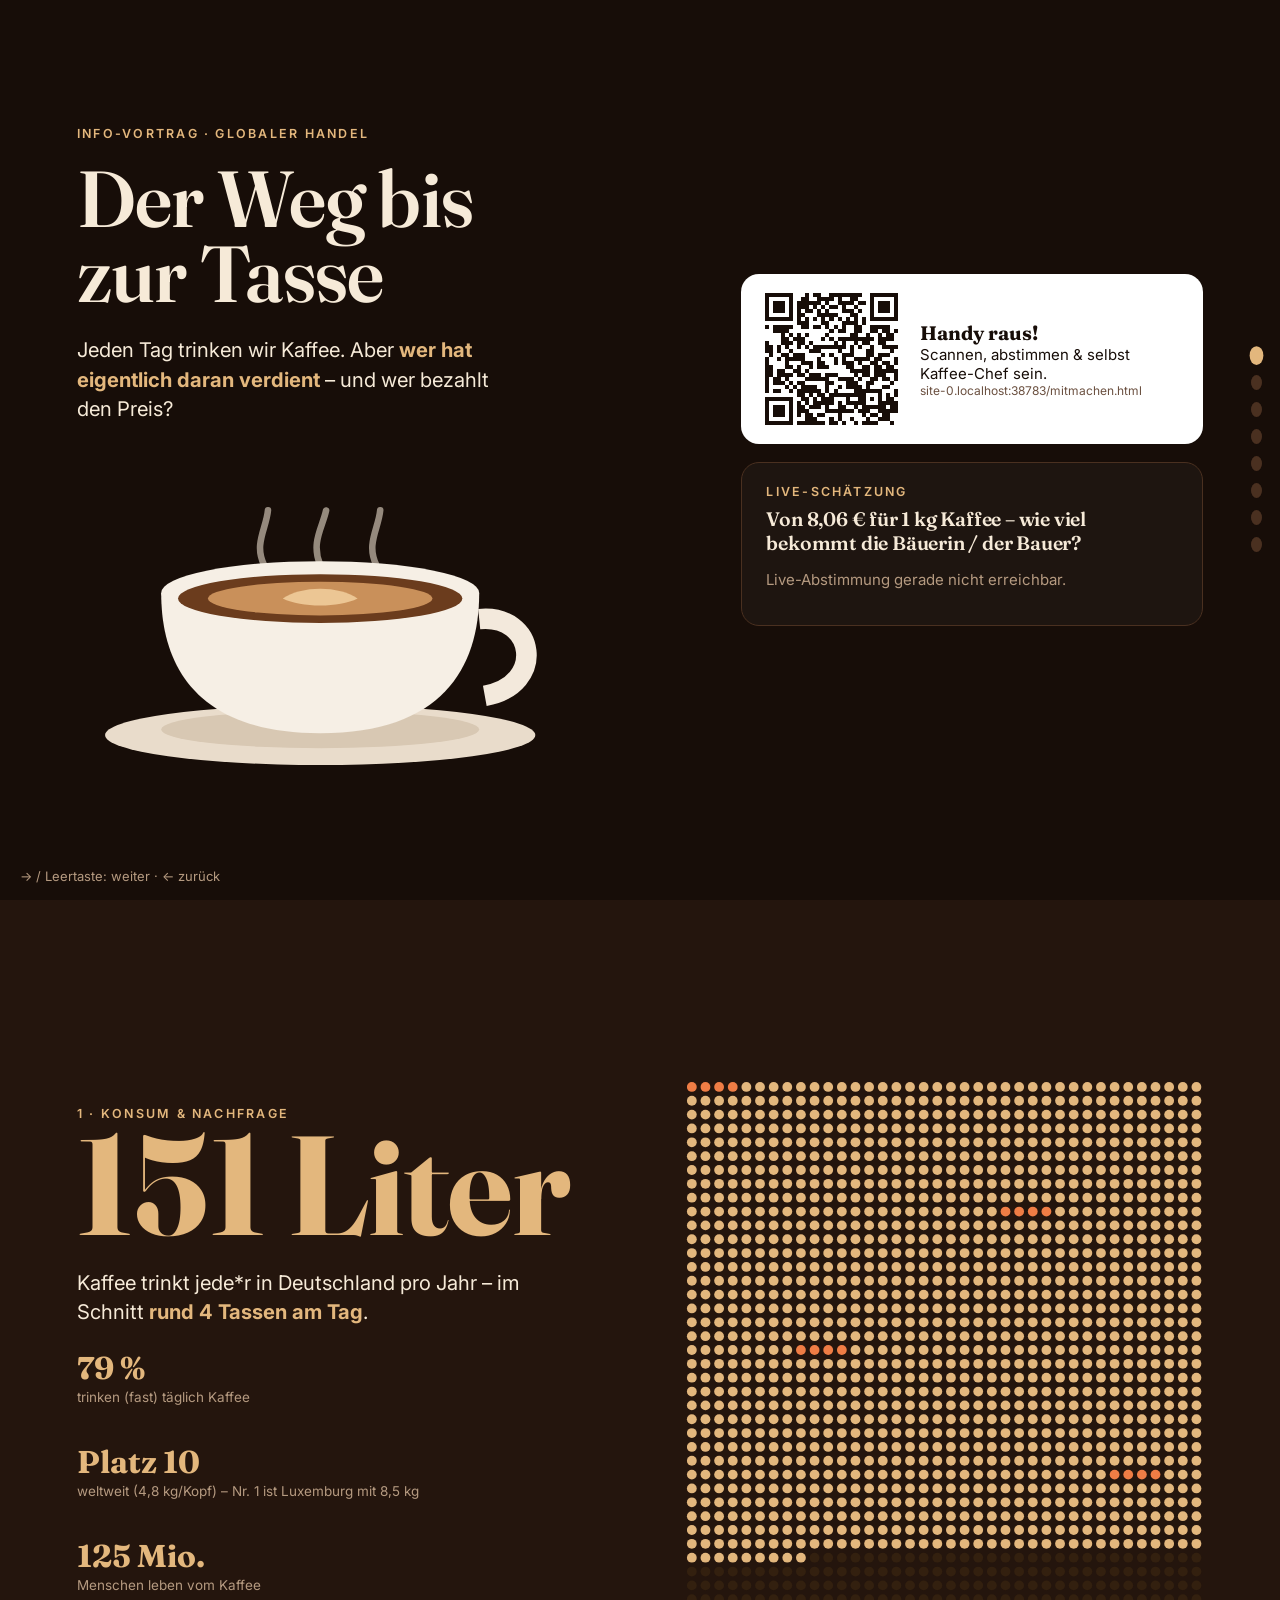
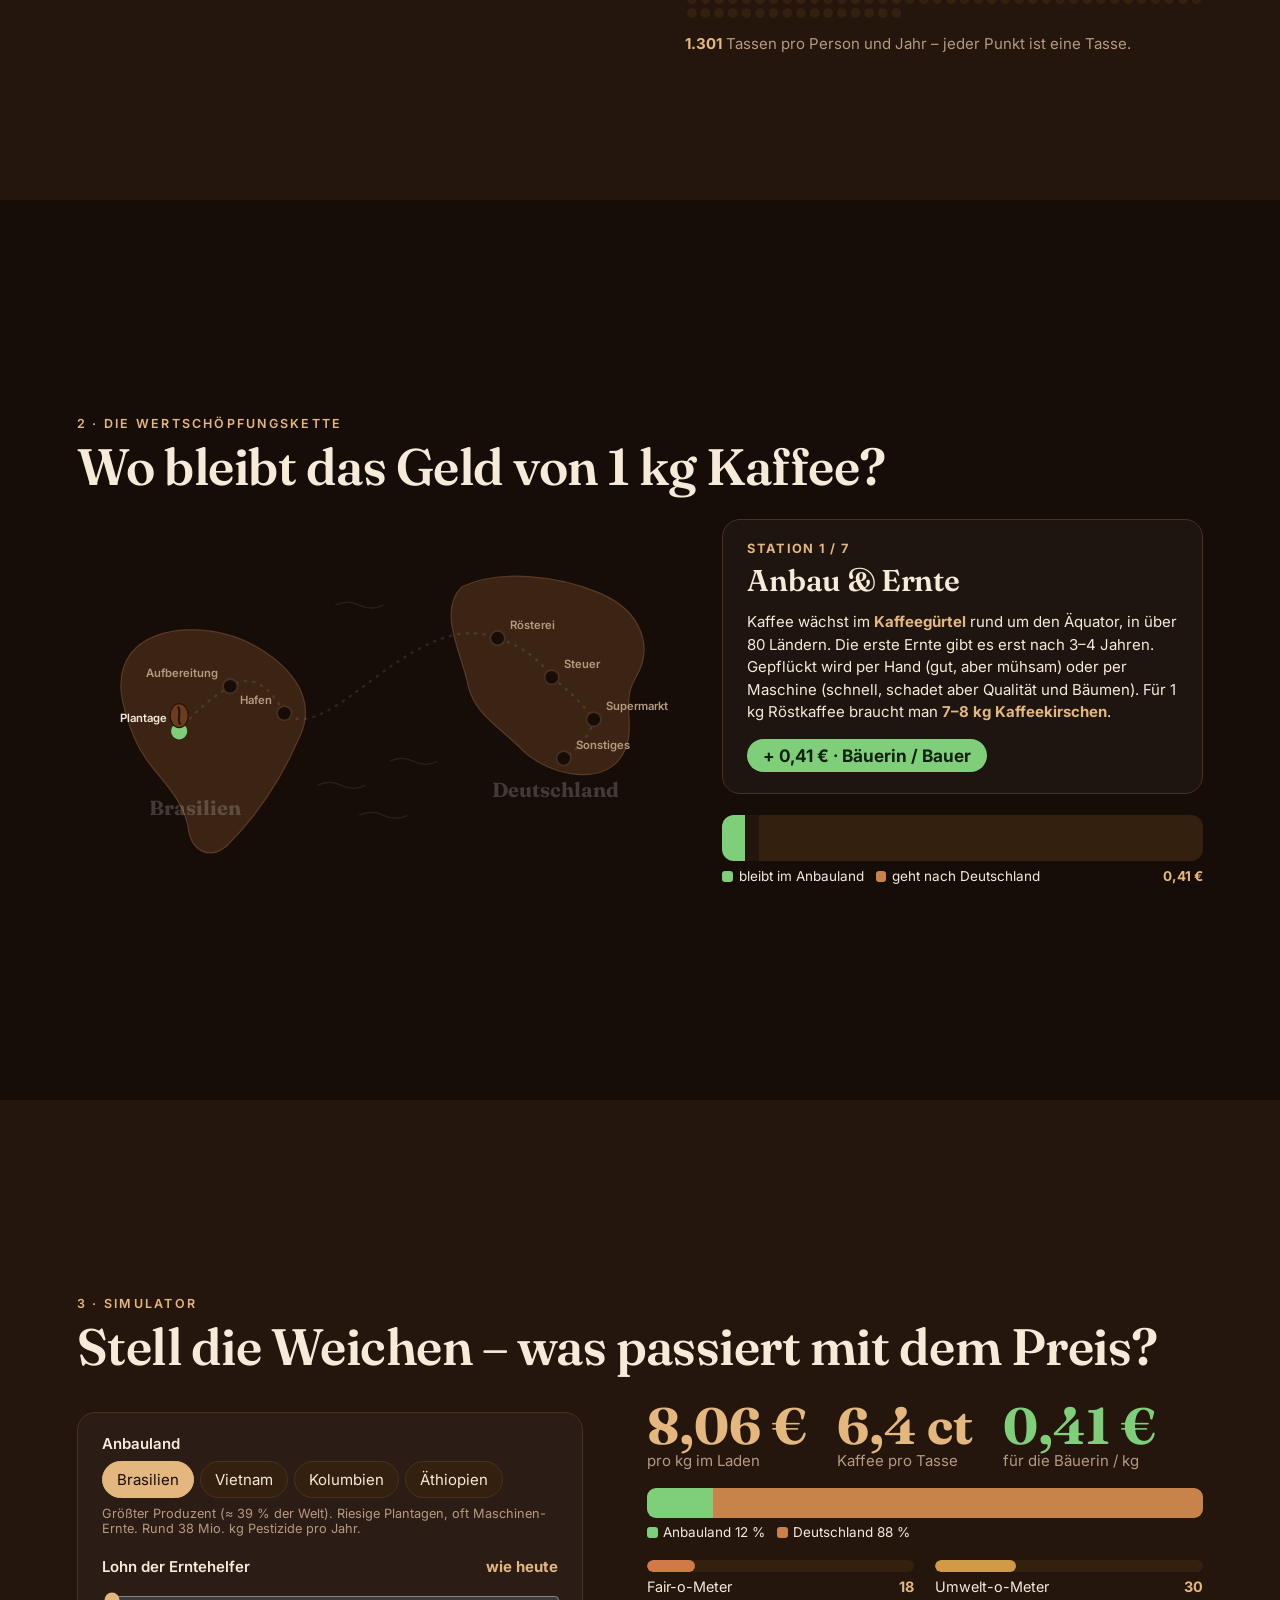
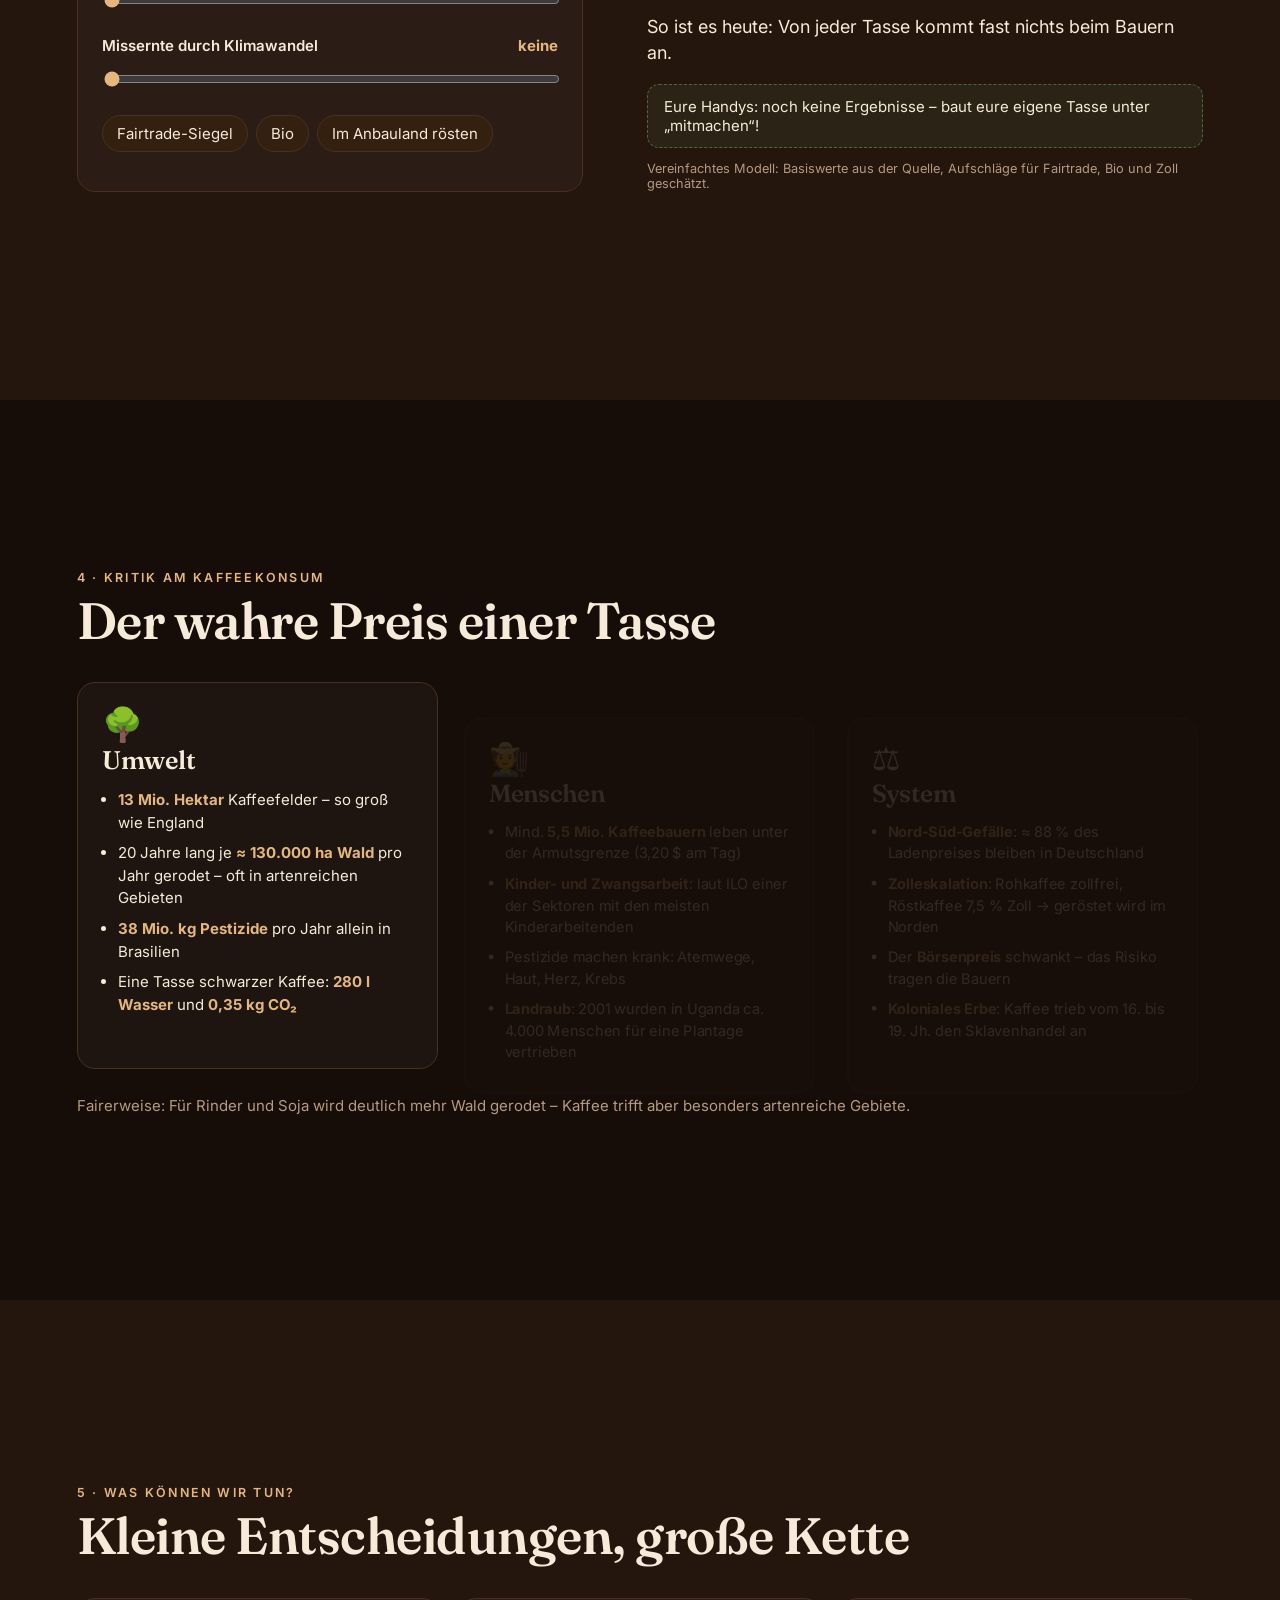
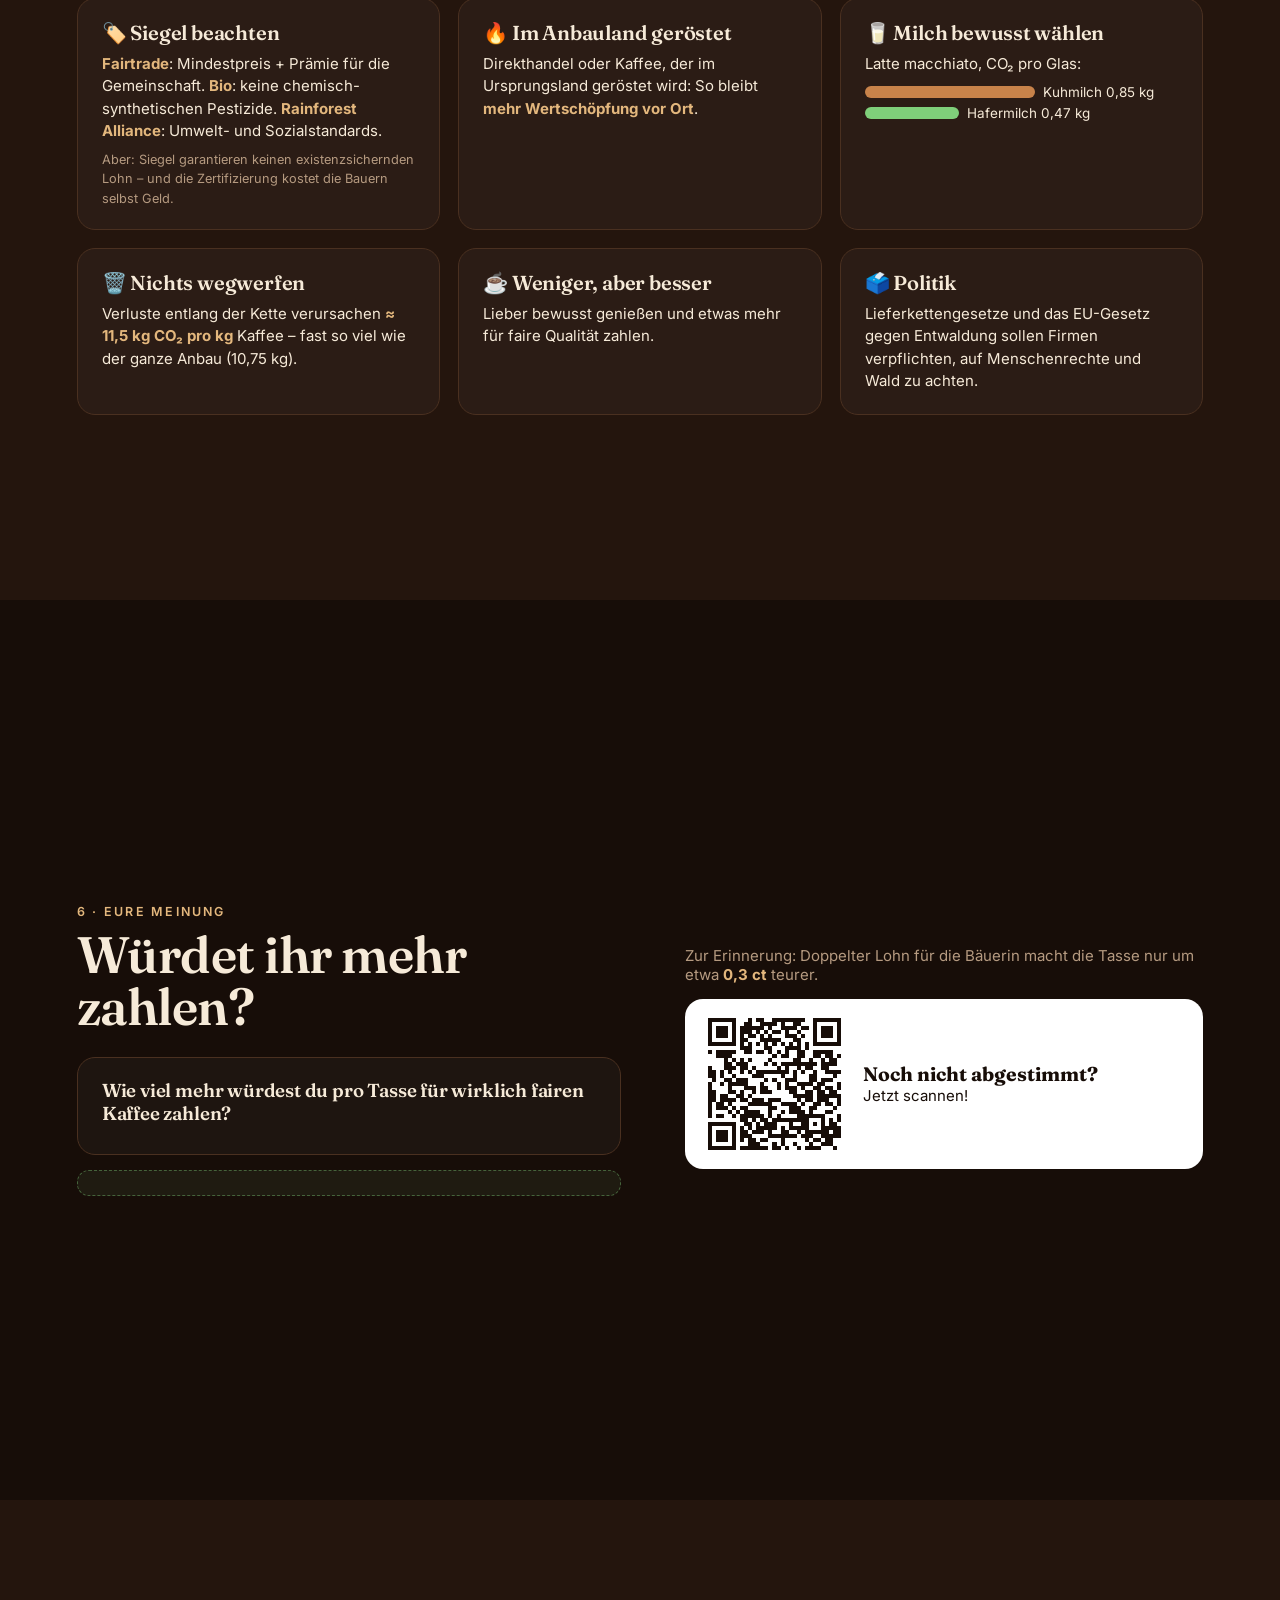
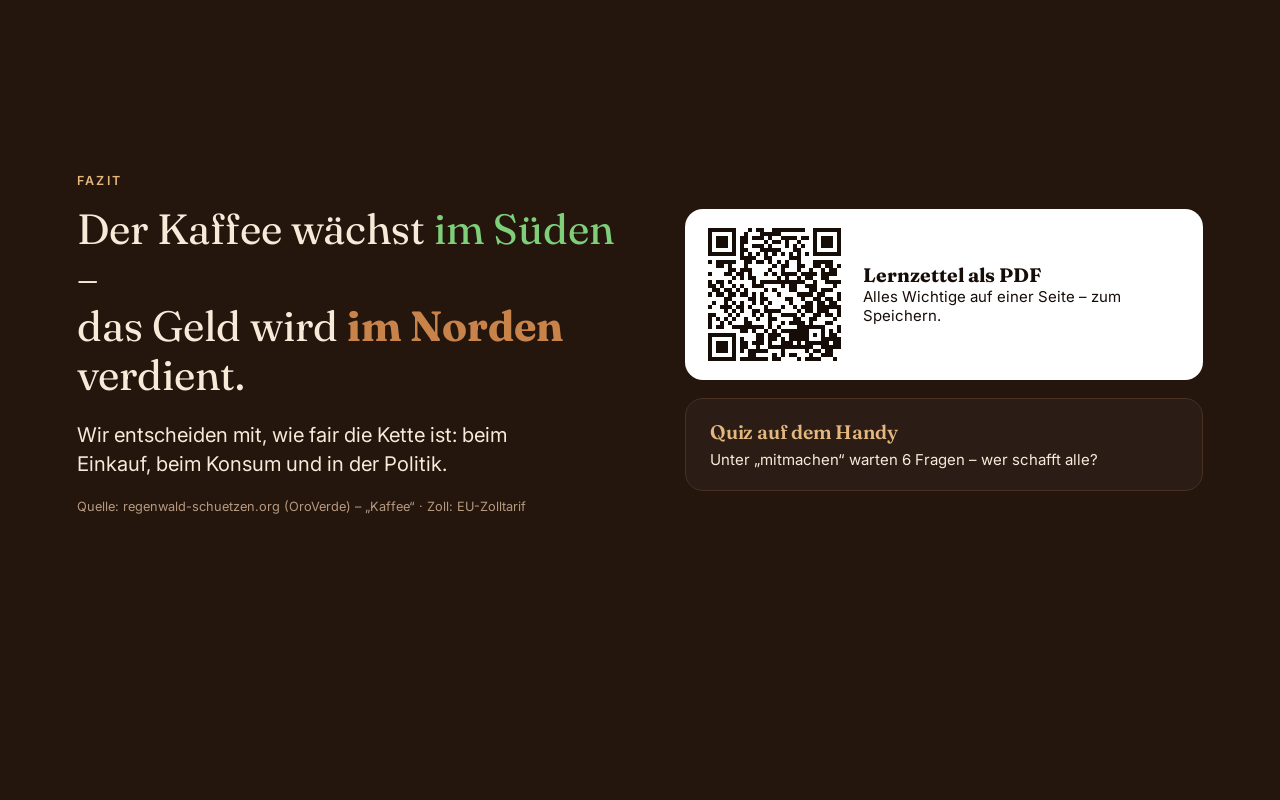
<file: index.html>
<!doctype html>
<html lang="de">
<head>
<meta charset="utf-8">
<meta name="viewport" content="width=device-width,initial-scale=1">
<title>Der Weg bis zur Tasse</title>
<link rel="preconnect" href="https://fonts.googleapis.com"><link rel="preconnect" href="https://fonts.gstatic.com" crossorigin>
<link href="https://fonts.googleapis.com/css2?family=Fraunces:opsz,wght@9..144,500;9..144,600;9..144,700&family=Inter:wght@400;500;600;700&display=swap" rel="stylesheet">
<link rel="stylesheet" href="style.css">
<style>
html { scroll-snap-type: y mandatory; scroll-behavior: smooth; }
body { font-size: clamp(15px, 1.15vw, 22px); }
.scene { min-height: 100vh; scroll-snap-align: start; padding: 7vh 6vw; position: relative; display: grid; align-items: center; overflow: hidden; }
.scene:nth-child(even) { background: var(--bg2); }
h1 { font-size: clamp(42px, 6.2vw, 120px); line-height: .95; }
h2 { font-size: clamp(32px, 4vw, 76px); line-height: 1; }
.lead { font-size: 1.35em; line-height: 1.45; max-width: 34ch; }
.cols { display: grid; grid-template-columns: 1.05fr 1fr; gap: 5vw; align-items: center; }
.card { background: #ffffff08; border: 1px solid var(--line); border-radius: var(--r); padding: 1.4em 1.6em; }
.reveal { opacity: 0; transform: translateY(26px); transition: opacity .7s, transform .7s cubic-bezier(.2,.8,.2,1); }
.scene.in .reveal { opacity: 1; transform: none; }
.scene.in .reveal.d1 { transition-delay: .15s; } .scene.in .reveal.d2 { transition-delay: .3s; } .scene.in .reveal.d3 { transition-delay: .45s; }

/* Fixe Bedienelemente */
#prog { position: fixed; top: 0; left: 0; height: 4px; background: var(--crema); z-index: 9; transition: width .4s; }
#dots { position: fixed; right: 18px; top: 50%; transform: translateY(-50%); z-index: 9; display: flex; flex-direction: column; gap: 12px; }
#dots a { width: 11px; height: 15px; border-radius: 50%; background: var(--line); display: block; transition: .3s; position: relative; }
#dots a.on { background: var(--crema); transform: scale(1.25); }
#dots a span { position: absolute; right: 22px; top: -4px; white-space: nowrap; font-size: 13px; background: var(--bg3); padding: 3px 9px; border-radius: 8px; opacity: 0; pointer-events: none; transition: .2s; }
#dots a:hover span { opacity: 1; }
#miniqr { position: fixed; right: 50px; bottom: 18px; z-index: 9; background: #fff; border-radius: 12px; padding: 7px 7px 4px; text-align: center; color: #170d08; font-size: 11px; font-weight: 700; transition: opacity .4s; }
#miniqr img { width: 92px; height: 92px; display: block; }
body.hide-mini #miniqr { opacity: 0; pointer-events: none; }
#hint { position: fixed; left: 20px; bottom: 16px; font-size: 13px; color: var(--mut); z-index: 9; }
#admin { position: fixed; left: 20px; bottom: 44px; z-index: 9; display: none; }
#admin button { background: var(--bg3); border: 1px solid var(--line); border-radius: 8px; padding: 6px 10px; font-size: 13px; }

/* 0 · Start */
#start .cols { grid-template-columns: 1.3fr 1fr; }
.cup { width: min(38vw, 520px); margin-top: 2vh; }
.steam path { fill: none; stroke: #f6ead855; stroke-width: 7; stroke-linecap: round; stroke-dasharray: 60 140; animation: steam 3.6s linear infinite; }
.steam path:nth-child(2) { animation-delay: -1.2s; } .steam path:nth-child(3) { animation-delay: -2.4s; }
@keyframes steam { from { stroke-dashoffset: 200; opacity: 0; } 30% { opacity: 1; } to { stroke-dashoffset: 0; opacity: 0; } }
.crema path { animation: swirl 5s ease-in-out infinite alternate; }
@keyframes swirl { to { transform: translateX(14px); } }
.steam path { stroke: #f6ead890; }
.qrcard { display: flex; gap: 1.2em; align-items: center; background: #fff; color: #170d08; border-radius: var(--r); padding: 1em 1.3em; }
.qrcard img { width: clamp(130px, 11vw, 210px); height: auto; }
.qrcard b { color: #170d08; font-size: 1.3em; font-family: 'Fraunces', serif; }
.qrcard .u { font-size: .8em; color: #6b5040; word-break: break-all; }

/* 1 · Konsum */
.big { font-family: 'Fraunces', serif; font-size: clamp(80px, 11vw, 220px); line-height: .9; color: var(--crema); font-weight: 700; }
.stats { display: flex; gap: 2.4em; margin-top: 1.4em; flex-wrap: wrap; }
.stats div b { display: block; font-family: 'Fraunces', serif; font-size: 2.1em; }
.stats div span { color: var(--mut); font-size: .9em; }
.stage { position: relative; min-height: 60vh; }
.stage > * { position: absolute; inset: 0; transition: opacity .6s, transform .6s; }
#cups canvas { width: 100%; height: 100%; }
#cups p { position: absolute; bottom: -2.2em; left: 0; margin: 0; }
#demand { opacity: 0; transform: scale(.96); pointer-events: none; display: flex; flex-direction: column; justify-content: center; }
#konsum.s1 #cups { opacity: 0; transform: scale(.96); }
#konsum.s1 #demand { opacity: 1; transform: none; pointer-events: auto; }
#demand svg { width: 100%; max-height: 46vh; }
#demand .ctl { margin: 6px 0; }
.ax { stroke: var(--mut); stroke-width: 2; }
.ln { stroke-width: 5; fill: none; stroke-linecap: round; transition: .3s; }

/* 2 · Kette */
#kette .cols { grid-template-columns: 1.25fr 1fr; gap: 3.5vw; }
#map { width: 100%; }
#map .land { fill: #3b2414; stroke: #5a3a22; stroke-width: 2; }
#map .route-bg { fill: none; stroke: #ffffff18; stroke-width: 4; stroke-dasharray: 2 12; stroke-linecap: round; }
#map .route { fill: none; stroke: var(--crema); stroke-width: 4; stroke-linecap: round; transition: stroke-dashoffset 1.1s cubic-bezier(.4,0,.2,1); }
#map .pin circle { fill: var(--bg); stroke: var(--line); stroke-width: 3; transition: .4s; }
#map .pin text { fill: var(--mut); font-size: 19px; font-weight: 600; transition: .4s; }
#map .pin.done circle { stroke: var(--crema); fill: var(--crema); }
#map .pin.o.done circle { stroke: var(--origin); fill: var(--origin); }
#map .pin.done text { fill: var(--cream); }
#map .lbl { fill: #ffffff30; font-family: 'Fraunces', serif; font-size: 34px; font-weight: 700; }
#map .wave { stroke: #ffffff14; stroke-width: 2; fill: none; }
#bean { transition: transform 1.1s cubic-bezier(.4,0,.2,1); }
.station { min-height: 15em; }
.station .no { color: var(--crema); font-weight: 700; letter-spacing: .1em; font-size: .85em; }
.station h3 { font-size: 2em; margin: .2em 0 .4em; }
.station p { line-height: 1.5; margin: 0; }
.chip { display: inline-block; margin-top: .9em; padding: .35em .9em; border-radius: 99px; font-weight: 700; font-size: 1.15em; background: var(--north); color: #1a0d05; }
.chip.o { background: var(--origin); color: #0f200e; }
.stack { display: flex; height: 46px; border-radius: 12px; overflow: hidden; background: var(--bg3); margin-top: 1.4em; }
.stack i { width: 0; transition: width .9s cubic-bezier(.2,.8,.2,1); background: var(--north); border-right: 2px solid var(--bg2); }
.stack i.o { background: var(--origin); }
.stack-l { display: flex; justify-content: space-between; margin-top: .5em; font-size: .9em; }
.legend span::before { content: ''; display: inline-block; width: .8em; height: .8em; border-radius: 3px; margin-right: .4em; background: var(--north); vertical-align: -1px; }
.legend span.o::before { background: var(--origin); }
.final .row { display: flex; gap: 1.6em; flex-wrap: wrap; margin: .8em 0; }
.final .row div b { display: block; font-family: 'Fraunces', serif; font-size: 2.6em; line-height: 1.05; }
.final .row .o b { color: var(--origin); } .final .row .n b { color: var(--north); }

/* 3 · Simulator */
#sim .cols { grid-template-columns: 1fr 1.1fr; }
.res .price { display: flex; gap: 2em; align-items: flex-end; flex-wrap: wrap; }
.res .price div b { display: block; font-family: 'Fraunces', serif; font-size: 3.4em; line-height: 1; }
.res .price div span { color: var(--mut); }
.split { display: flex; height: 30px; border-radius: 9px; overflow: hidden; margin: 1.2em 0 .4em; }
.split i { transition: width .5s; } .split .o { background: var(--origin); } .split .n { background: var(--north); }
.gauges { display: grid; grid-template-columns: 1fr 1fr; gap: 1.4em; margin: 1.3em 0; }
.insight { font-size: 1.2em; line-height: 1.45; min-height: 2.9em; }
.klasse { margin-top: 1em; padding: .8em 1.1em; border-radius: 12px; background: #7fcf7a14; border: 1px dashed #7fcf7a66; }

/* 4 · Kritik */
.cards3 { display: grid; grid-template-columns: repeat(3, 1fr); gap: 1.4em; margin-top: 4vh; }
.kc { opacity: .12; transform: translateY(30px) scale(.97); transition: .7s cubic-bezier(.2,.8,.2,1); }
.kc.on { opacity: 1; transform: none; }
.kc h3 { font-size: 1.7em; margin-bottom: .5em; }
.kc ul { margin: 0; padding-left: 1.1em; line-height: 1.5; } .kc li { margin-bottom: .55em; }
.kc .ic { font-size: 2.2em; }
.balance { margin-top: 3vh; color: var(--mut); }

/* 5 · Handeln */
.tiles { display: grid; grid-template-columns: repeat(3, 1fr); gap: 1.2em; margin-top: 4vh; }
.tiles .card h3 { font-size: 1.35em; margin-bottom: .4em; }
.tiles .card p { margin: 0; line-height: 1.5; }
.cmp { margin-top: .6em; } .cmp div { display: flex; align-items: center; gap: .6em; margin: .35em 0; font-size: .9em; }
.cmp i { height: 12px; border-radius: 6px; background: var(--north); display: block; } .cmp .h i { background: var(--fair); }

/* 6 · Abstimmung + Ende */
.merk { font-family: 'Fraunces', serif; font-size: clamp(28px, 3.3vw, 62px); line-height: 1.15; max-width: 22ch; }
.merk em { color: var(--fair); font-style: normal; } .merk strong { color: var(--north); }

@media (max-width: 900px) {
  .cols, #start .cols, #kette .cols, #sim .cols, .cards3, .tiles { grid-template-columns: 1fr; }
  .cup { width: 80vw; } #dots, #hint, #miniqr { display: none; } .stage { min-height: 70vh; }
}
</style>
</head>
<body>
<div id="prog"></div>
<nav id="dots"></nav>
<div id="miniqr"><img src="qr-mitmachen.svg" alt="QR-Code zum Mitmachen">mitmachen</div>
<div id="hint">→ / Leertaste: weiter · ← zurück</div>
<div id="admin"><button id="reset">Abstimmungen zurücksetzen</button></div>

<main>
<!-- 0 · START -->
<section class="scene" id="start" data-title="Start" data-steps="1">
  <div class="cols">
    <div>
      <div class="kicker reveal">Info-Vortrag · Globaler Handel</div>
      <h1 class="reveal d1" style="margin:.25em 0 .3em">Der Weg bis<br>zur Tasse</h1>
      <p class="lead reveal d2">Jeden Tag trinken wir Kaffee. Aber <b>wer hat eigentlich daran verdient</b> – und wer bezahlt den Preis?</p>
      <svg class="cup reveal d3" viewBox="0 0 520 330" aria-hidden="true">
        <g class="steam"><path d="M200 110 C185 80 215 60 200 30 S205 -10 195 -30"/><path d="M260 110 C245 75 280 55 262 25 S268 -15 258 -35"/><path d="M320 110 C305 80 335 60 320 30 S325 -10 315 -30"/></g>
        <ellipse cx="260" cy="292" rx="230" ry="32" fill="#e9dccb"/><ellipse cx="260" cy="286" rx="170" ry="20" fill="#d8c8b3"/>
        <path d="M430 168 c60 -6 72 70 6 82" fill="none" stroke="#f3e9dc" stroke-width="22"/>
        <path d="M90 140 h340 c0 80 -40 150 -170 150 S90 220 90 140z" fill="#f6efe5"/>
        <ellipse cx="260" cy="140" rx="170" ry="34" fill="#f6efe5"/>
        <ellipse cx="260" cy="146" rx="152" ry="26" fill="#6b3c1d"/>
        <g class="crema"><ellipse cx="260" cy="146" rx="120" ry="18" fill="#c9905a"/><path d="M220 146 c20 -14 60 -14 80 0 c-20 10 -60 10 -80 0" fill="#ecc694"/></g>
      </svg>
    </div>
    <div>
      <div class="qrcard reveal d1"><img src="qr-mitmachen.svg" alt="QR-Code"><div><b>Handy raus!</b><br>Scannen, abstimmen &amp; selbst Kaffee-Chef sein.<div class="u" id="url1"></div></div></div>
      <div class="card poll reveal d2" style="margin-top:1.2em"><div class="kicker">Live-Schätzung</div><h3 style="font-size:1.3em;margin:.4em 0">Von 8,06 € für 1 kg Kaffee – wie viel bekommt die Bäuerin / der Bauer?</h3><div id="poll1a"></div></div>
    </div>
  </div>
</section>

<!-- 1 · KONSUM -->
<section class="scene" id="konsum" data-title="Konsum & Nachfrage" data-steps="2">
  <div class="cols">
    <div>
      <div class="kicker reveal">1 · Konsum &amp; Nachfrage</div>
      <div class="big reveal d1"><span data-count="169">0</span> Liter</div>
      <p class="lead reveal d2">Kaffee trinkt jede*r in Deutschland pro Jahr – im Schnitt <b>rund 4 Tassen am Tag</b>.</p>
      <div class="stats reveal d3">
        <div><b>79 %</b><span>trinken (fast) täglich Kaffee</span></div>
        <div><b>Platz 10</b><span>weltweit (4,8 kg/Kopf) – Nr. 1 ist Luxemburg mit 8,5 kg</span></div>
        <div><b>125 Mio.</b><span>Menschen leben vom Kaffee</span></div>
      </div>
    </div>
    <div class="stage reveal d2">
      <div id="cups"><canvas></canvas><p class="mut"><b id="cupn">0</b> Tassen pro Person und Jahr – jeder Punkt ist eine Tasse.</p></div>
      <div id="demand" class="card">
        <div class="kicker">Was heißt Nachfrage?</div>
        <p style="margin:.4em 0 .2em;line-height:1.45">Kaffee wird an der <b>Börse</b> gehandelt. Der Preis entsteht dort, wo sich <b>Nachfrage</b> (wie viel wir kaufen wollen) und <b>Angebot</b> (wie viel geerntet wird) treffen.</p>
        <svg viewBox="0 0 440 280">
          <line class="ax" x1="50" y1="20" x2="50" y2="250"/><line class="ax" x1="50" y1="250" x2="430" y2="250"/>
          <text x="10" y="18" fill="#b59a80" font-size="14">Preis</text><text x="370" y="272" fill="#b59a80" font-size="14">Menge</text>
          <line id="dl" class="ln" stroke="#e3b77d"/><line id="sl" class="ln" stroke="#7fcf7a"/>
          <line id="pl" stroke="#ef7d45" stroke-width="2" stroke-dasharray="6 6"/><circle id="pp" r="9" fill="#ef7d45"/>
          <text id="dlt" fill="#e3b77d" font-size="15" font-weight="700">Nachfrage</text><text id="slt" fill="#7fcf7a" font-size="15" font-weight="700">Angebot</text>
          <text id="ptx" x="56" fill="#ef7d45" font-size="16" font-weight="700"></text>
        </svg>
        <label class="ctl"><span class="lab">Nachfrage steigt (mehr Kaffeetrinker weltweit)</span><input type="range" id="dsl" min="0" max="3" step="0.1" value="0"></label>
        <label class="ctl"><span class="lab">Missernte (Frost, Dürre, Pflanzenkrankheiten)</span><input type="range" id="ssl" min="0" max="3" step="0.1" value="0"></label>
        <p class="mut sm" style="margin:0">→ Der Preis schwankt ständig. Für Bauern heißt das: <b>unsicheres Einkommen</b>.</p>
      </div>
    </div>
  </div>
</section>

<!-- 2 · KETTE -->
<section class="scene" id="kette" data-title="Wertschöpfungskette" data-steps="8">
  <div>
    <div class="kicker reveal">2 · Die Wertschöpfungskette</div>
    <h2 class="reveal d1" style="margin:.2em 0 3vh">Wo bleibt das Geld von 1 kg Kaffee?</h2>
    <div class="cols">
      <svg id="map" viewBox="0 0 1000 560" class="reveal d1">
        <path class="wave" d="M400 420 q20 -10 40 0 t40 0 M470 470 q20 -10 40 0 t40 0 M520 380 q20 -10 40 0 t40 0 M430 120 q20 -10 40 0 t40 0"/>
        <path class="land" d="M90 200 C130 150 230 150 300 190 C360 225 400 280 370 340 C340 410 300 470 250 520 C220 545 190 530 185 490 C175 430 120 400 95 340 C75 290 60 240 90 200Z"/>
        <path class="land" d="M640 90 C700 60 800 70 870 100 C940 130 960 190 930 240 C900 290 940 330 900 380 C860 420 780 400 740 360 C700 320 660 300 650 250 C640 200 600 130 640 90Z"/>
        <text class="lbl" x="120" y="470">Brasilien</text><text class="lbl" x="690" y="440">Deutschland</text>
        <path id="routeBg" class="route-bg"/><path id="route" class="route"/>
        <g id="pins"></g>
        <g id="bean"><ellipse rx="15" ry="20" fill="#6b3c1d" stroke="#2a1408" stroke-width="2"/><path d="M-2 -15 C5 -5 -5 5 2 15" stroke="#2a1408" stroke-width="3.5" fill="none"/></g>
      </svg>
      <div>
        <div class="station card" id="station"></div>
        <div class="stack" id="stack"></div>
        <div class="stack-l"><span class="legend"><span class="o">bleibt im Anbauland</span> &nbsp; <span>geht nach Deutschland</span></span><b id="stackSum">0,00 €</b></div>
      </div>
    </div>
  </div>
</section>

<!-- 3 · SIMULATOR -->
<section class="scene" id="sim" data-title="Simulator" data-steps="1">
  <div>
    <div class="kicker reveal">3 · Simulator</div>
    <h2 class="reveal d1" style="margin:.2em 0 3vh">Stell die Weichen – was passiert mit dem Preis?</h2>
    <div class="cols">
      <div class="card reveal d1" id="simctl"></div>
      <div class="res reveal d2">
        <div class="price"><div><b id="rKg">8,06 €</b><span>pro kg im Laden</span></div><div><b id="rCup">6,4 ct</b><span>Kaffee pro Tasse</span></div><div><b id="rBauer" style="color:var(--origin)">0,41 €</b><span>für die Bäuerin / kg</span></div></div>
        <div class="split"><i class="o" id="rO"></i><i class="n" id="rN"></i></div>
        <div class="stack-l"><span class="legend"><span class="o" id="rOl"></span> &nbsp; <span id="rNl"></span></span></div>
        <div class="gauges"><div id="gFair"></div><div id="gEco"></div></div>
        <p class="insight" id="rIns"></p>
        <div class="klasse" id="klasse1">Eure Handys: noch keine Ergebnisse – baut eure eigene Tasse unter „mitmachen“!</div>
        <p class="mut sm">Vereinfachtes Modell: Basiswerte aus der Quelle, Aufschläge für Fairtrade, Bio und Zoll geschätzt.</p>
      </div>
    </div>
  </div>
</section>

<!-- 4 · KRITIK -->
<section class="scene" id="kritik" data-title="Kritik" data-steps="3">
  <div>
    <div class="kicker reveal">4 · Kritik am Kaffeekonsum</div>
    <h2 class="reveal d1" style="margin-top:.2em">Der wahre Preis einer Tasse</h2>
    <div class="cards3">
      <div class="card kc"><div class="ic">🌳</div><h3>Umwelt</h3><ul>
        <li><b>13 Mio. Hektar</b> Kaffeefelder – so groß wie England</li>
        <li>20 Jahre lang je <b>≈ 130.000 ha Wald</b> pro Jahr gerodet – oft in artenreichen Gebieten</li>
        <li><b>38 Mio. kg Pestizide</b> pro Jahr allein in Brasilien</li>
        <li>Eine Tasse schwarzer Kaffee: <b>280 l Wasser</b> und <b>0,35 kg CO₂</b></li></ul></div>
      <div class="card kc"><div class="ic">🧑‍🌾</div><h3>Menschen</h3><ul>
        <li>Mind. <b>5,5 Mio. Kaffeebauern</b> leben unter der Armutsgrenze (3,20 $ am Tag)</li>
        <li><b>Kinder- und Zwangsarbeit</b>: laut ILO einer der Sektoren mit den meisten Kinderarbeitenden</li>
        <li>Pestizide machen krank: Atemwege, Haut, Herz, Krebs</li>
        <li><b>Landraub</b>: 2001 wurden in Uganda ca. 4.000 Menschen für eine Plantage vertrieben</li></ul></div>
      <div class="card kc"><div class="ic">⚖️</div><h3>System</h3><ul>
        <li><b>Nord-Süd-Gefälle</b>: ≈ 88 % des Ladenpreises bleiben in Deutschland</li>
        <li><b>Zolleskalation</b>: Rohkaffee zollfrei, Röstkaffee 7,5 % Zoll → geröstet wird im Norden</li>
        <li>Der <b>Börsenpreis</b> schwankt – das Risiko tragen die Bauern</li>
        <li><b>Koloniales Erbe</b>: Kaffee trieb vom 16. bis 19. Jh. den Sklavenhandel an</li></ul></div>
    </div>
    <p class="balance reveal d3">Fairerweise: Für Rinder und Soja wird deutlich mehr Wald gerodet – Kaffee trifft aber besonders artenreiche Gebiete.</p>
  </div>
</section>

<!-- 5 · HANDELN -->
<section class="scene" id="handeln" data-title="Was tun?" data-steps="1">
  <div>
    <div class="kicker reveal">5 · Was können wir tun?</div>
    <h2 class="reveal d1" style="margin-top:.2em">Kleine Entscheidungen, große Kette</h2>
    <div class="tiles">
      <div class="card reveal d1"><h3>🏷️ Siegel beachten</h3><p><b>Fairtrade</b>: Mindestpreis + Prämie für die Gemeinschaft. <b>Bio</b>: keine chemisch-synthetischen Pestizide. <b>Rainforest Alliance</b>: Umwelt- und Sozialstandards.</p><p class="mut sm" style="margin-top:.6em">Aber: Siegel garantieren keinen existenzsichernden Lohn – und die Zertifizierung kostet die Bauern selbst Geld.</p></div>
      <div class="card reveal d2"><h3>🔥 Im Anbauland geröstet</h3><p>Direkthandel oder Kaffee, der im Ursprungsland geröstet wird: So bleibt <b>mehr Wertschöpfung vor Ort</b>.</p></div>
      <div class="card reveal d3"><h3>🥛 Milch bewusst wählen</h3><p>Latte macchiato, CO₂ pro Glas:</p>
        <div class="cmp"><div><i style="width:170px"></i>Kuhmilch 0,85 kg</div><div class="h"><i style="width:94px"></i>Hafermilch 0,47 kg</div></div></div>
      <div class="card reveal d1"><h3>🗑️ Nichts wegwerfen</h3><p>Verluste entlang der Kette verursachen <b>≈ 11,5 kg CO₂ pro kg</b> Kaffee – fast so viel wie der ganze Anbau (10,75 kg).</p></div>
      <div class="card reveal d2"><h3>☕ Weniger, aber besser</h3><p>Lieber bewusst genießen und etwas mehr für faire Qualität zahlen.</p></div>
      <div class="card reveal d3"><h3>🗳️ Politik</h3><p>Lieferkettengesetze und das EU-Gesetz gegen Entwaldung sollen Firmen verpflichten, auf Menschenrechte und Wald zu achten.</p></div>
    </div>
  </div>
</section>

<!-- 6 · ABSTIMMUNG -->
<section class="scene" id="abst" data-title="Abstimmung" data-steps="1">
  <div class="cols">
    <div>
      <div class="kicker reveal">6 · Eure Meinung</div>
      <h2 class="reveal d1" style="margin:.2em 0 .5em">Würdet ihr mehr zahlen?</h2>
      <div class="card poll reveal d2"><h3 style="font-size:1.25em;margin-bottom:.4em">Wie viel mehr würdest du pro Tasse für wirklich fairen Kaffee zahlen?</h3><div id="poll2"></div></div>
      <div class="klasse reveal d3" id="klasse2"></div>
    </div>
    <div class="reveal d2">
      <p class="mut">Zur Erinnerung: Doppelter Lohn für die Bäuerin macht die Tasse nur um etwa <b id="dbl"></b> teurer.</p>
      <div class="qrcard" style="margin-top:1em"><img src="qr-mitmachen.svg" alt="QR-Code"><div><b>Noch nicht abgestimmt?</b><br>Jetzt scannen!</div></div>
    </div>
  </div>
</section>

<!-- 7 · ENDE -->
<section class="scene" id="ende" data-title="Fazit & Lernzettel" data-steps="1">
  <div class="cols">
    <div>
      <div class="kicker reveal">Fazit</div>
      <p class="merk reveal d1" style="margin:.4em 0">Der Kaffee wächst <em>im Süden</em> –<br>das Geld wird <strong>im Norden</strong> verdient.</p>
      <p class="lead reveal d2">Wir entscheiden mit, wie fair die Kette ist: beim Einkauf, beim Konsum und in der Politik.</p>
      <p class="mut sm reveal d3">Quelle: regenwald-schuetzen.org (OroVerde) – „Kaffee“ · Zoll: EU-Zolltarif</p>
    </div>
    <div class="reveal d2">
      <div class="qrcard"><img src="qr-lernzettel.svg" alt="QR-Code Lernzettel"><div><b>Lernzettel als PDF</b><br>Alles Wichtige auf einer Seite – zum Speichern.</div></div>
      <div class="card" style="margin-top:1.2em"><b class="serif" style="font-size:1.3em">Quiz auf dem Handy</b><p style="margin:.4em 0 0">Unter „mitmachen“ warten 6 Fragen – wer schafft alle?</p></div>
    </div>
  </div>
</section>
</main>

<script src="shared.js"></script>
<script>
const $ = (s, r = document) => r.querySelector(s), $$ = (s, r = document) => [...r.querySelectorAll(s)];
const SITE = location.href.replace(/[^/]*([?#].*)?$/, '');
$('#url1').textContent = SITE.replace(/^https?:\/\//, '') + 'mitmachen.html';
const scenes = $$('.scene');
const sub = Object.fromEntries(scenes.map(s => [s.id, 0]));
let cur = 0, latest = null;

// Navigation
$('#dots').innerHTML = scenes.map((s, i) => `<a href="#${s.id}" data-i="${i}"><span>${s.dataset.title}</span></a>`).join('');
const io = new IntersectionObserver(es => es.forEach(e => {
  if (e.isIntersecting && e.intersectionRatio > .55) { cur = scenes.indexOf(e.target); enter(e.target); }
}), { threshold: [.55] });
scenes.forEach(s => io.observe(s));
function enter(s) {
  s.classList.add('in');
  $$('#dots a').forEach((a, i) => a.classList.toggle('on', i === cur));
  $('#prog').style.width = (cur / (scenes.length - 1) * 100) + '%';
  document.body.classList.toggle('hide-mini', ['start', 'abst', 'ende'].includes(s.id));
  if (s.id === 'konsum') countUp();
  render(s.id);
}
let rz; addEventListener('resize', () => { clearTimeout(rz); rz = setTimeout(() => scenes[cur].scrollIntoView(), 150); });
function go(i) { cur = Math.max(0, Math.min(scenes.length - 1, i)); scenes[cur].scrollIntoView({ behavior: 'smooth' }); }
function step(d) {
  const s = scenes[cur], n = +s.dataset.steps;
  if (d > 0 && sub[s.id] < n - 1) { sub[s.id]++; render(s.id); return; }
  if (d < 0 && sub[s.id] > 0) { sub[s.id]--; render(s.id); return; }
  go(cur + d);
}
addEventListener('keydown', e => {
  const t = e.target.tagName;
  if (t === 'INPUT' && e.key.startsWith('Arrow')) return;
  if (t === 'BUTTON' && (e.key === ' ' || e.key === 'Enter')) return;
  if (['ArrowRight', 'ArrowDown', 'PageDown', ' ', 'Enter'].includes(e.key)) { e.preventDefault(); step(1); }
  if (['ArrowLeft', 'ArrowUp', 'PageUp'].includes(e.key)) { e.preventDefault(); step(-1); }
});
function render(id) {
  const k = sub[id];
  if (id === 'konsum') $('#konsum').classList.toggle('s1', k >= 1);
  if (id === 'kette') chain(k);
  if (id === 'kritik') $$('.kc').forEach((c, i) => c.classList.toggle('on', i <= k));
}

// 1 · Konsum: Zähler + Tassen-Punkte
let counted = false;
function countUp() {
  if (counted) return; counted = true;
  const el = $('[data-count]'), cv = $('#cups canvas'), N = 1460;
  const t0 = performance.now();
  const r = cv.getBoundingClientRect(), dpr = devicePixelRatio || 1;
  cv.width = r.width * dpr; cv.height = r.height * dpr;
  const c = cv.getContext('2d'); c.scale(dpr, dpr);
  const cols = Math.ceil(Math.sqrt(N * r.width / r.height)), rows = Math.ceil(N / cols);
  const cw = r.width / cols, ch = r.height / rows, rad = Math.min(cw, ch) * .36;
  (function f(t) {
    const p = Math.min(1, (t - t0) / 2600), e = 1 - Math.pow(1 - p, 3);
    el.textContent = Math.round(169 * e); $('#cupn').textContent = Math.round(N * e).toLocaleString('de-DE');
    c.clearRect(0, 0, r.width, r.height);
    const n = Math.round(N * e);
    for (let i = 0; i < N; i++) {
      c.beginPath(); c.fillStyle = i < n ? (i % 365 < 4 ? '#ef7d45' : '#e3b77d') : '#33200f';
      c.arc((i % cols + .5) * cw, (Math.floor(i / cols) + .5) * ch, rad, 0, 7); c.fill();
    }
    if (p < 1) requestAnimationFrame(f);
  })(t0);
}
// Angebot / Nachfrage
function demand() {
  const d = +$('#dsl').value, s = +$('#ssl').value;
  const X = q => 50 + q * 36, Y = p => 250 - p * 21;
  // Nachfrage P = 10 - Q + d ; Angebot P = Q + s
  const line = (el, q1, p1, q2, p2) => { el.setAttribute('x1', X(q1)); el.setAttribute('y1', Y(p1)); el.setAttribute('x2', X(q2)); el.setAttribute('y2', Y(p2)); };
  const dq = Math.max(0, d - 1), se = Math.min(10, 11 - s);
  line($('#dl'), dq, 10 + d - dq, 10, d); line($('#sl'), 0, s, se, se + s);
  const Q = (10 + d - s) / 2, P = (10 + d + s) / 2;
  const pl = $('#pl'); pl.setAttribute('x1', 50); pl.setAttribute('x2', X(Q)); pl.setAttribute('y1', Y(P)); pl.setAttribute('y2', Y(P));
  $('#pp').setAttribute('cx', X(Q)); $('#pp').setAttribute('cy', Y(P));
  $('#ptx').setAttribute('y', Y(P) - 10); $('#ptx').textContent = 'Weltmarktpreis ' + (P > 5.05 ? '↑ +' + Math.round((P / 5 - 1) * 100) + ' %' : '');
  $('#dlt').setAttribute('x', X(10) - 70); $('#dlt').setAttribute('y', Y(d) - 10);
  $('#slt').setAttribute('x', X(se) - 30); $('#slt').setAttribute('y', Y(se + s) + 22);
}
$('#dsl').oninput = $('#ssl').oninput = demand; demand();

// 2 · Kette
const ST = [
  { p: [170, 330], t: 'Plantage', h: 'Anbau & Ernte', x: 'Kaffee wächst im <b>Kaffeegürtel</b> rund um den Äquator, in über 80 Ländern. Die erste Ernte gibt es erst nach 3–4 Jahren. Gepflückt wird per Hand (gut, aber mühsam) oder per Maschine (schnell, schadet aber Qualität und Bäumen). Für 1 kg Röstkaffee braucht man <b>7–8 kg Kaffeekirschen</b>.' },
  { p: [255, 255], t: 'Aufbereitung', h: 'Aufbereitung & Zwischenhandel', x: 'Fruchtfleisch weg, Bohnen trocknen: <b>trocken, „honey“ oder nass</b> – das prägt den Geschmack. Zwischenhändler kaufen die Bohnen bei den Bauern auf.' },
  { p: [345, 300], t: 'Hafen', h: 'Export', x: 'Als <b>grüner Rohkaffee</b> geht es per Containerschiff über den Atlantik – z. B. nach Hamburg, einem der wichtigsten Kaffeehäfen Europas.' },
  { p: [700, 175], t: 'Rösterei', h: 'Rösten in Deutschland', x: 'Geröstet wird meist <b>erst hier</b>, bei 200–220 °C. Warum? Rohkaffee ist in der EU zollfrei, Röstkaffee nicht (7,5 % Zoll). So bleibt dieser Teil der Wertschöpfung im Norden.' },
  { p: [790, 240], t: 'Steuer', h: 'Kaffeesteuer', x: 'Deutschland erhebt eine eigene <b>Kaffeesteuer: 2,19 € pro kg</b> Röstkaffee. Das Geld geht an den Staat.' },
  { p: [860, 310], t: 'Supermarkt', h: 'Handel & Verkauf', x: 'Groß- und Einzelhandel verdienen am Verkauf im Laden.' },
  { p: [810, 375], t: 'Sonstiges', h: 'Und der Rest?', x: 'Mehrwertsteuer, Transport im Inland, Verpackung, Werbung … – in der Quelle nicht einzeln aufgeschlüsselt.' },
];
const routeD = 'M170 330 Q205 285 255 255 T345 300 C420 360 560 120 700 175 Q760 195 790 240 Q830 270 860 310 Q850 350 810 375';
$('#route').setAttribute('d', routeD); $('#routeBg').setAttribute('d', routeD);
const R = $('#route'), RL = R.getTotalLength();
R.style.strokeDasharray = RL; R.style.strokeDashoffset = RL;
const stLen = ST.map(s => { let best = 0, bd = 1e9; for (let l = 0; l <= RL; l += 2) { const q = R.getPointAtLength(l), dd = (q.x - s.p[0]) ** 2 + (q.y - s.p[1]) ** 2; if (dd < bd) { bd = dd; best = l; } } return best; });
$('#pins').innerHTML = ST.map((s, i) => `<g class="pin${PRICE[i].o ? ' o' : ''}" transform="translate(${s.p})"><circle r="12"/><text x="${i >= 3 ? 20 : -20}" y="-16" text-anchor="${i >= 3 ? 'start' : 'end'}">${s.t}</text></g>`).join('');
$('#stack').innerHTML = PRICE.map(p => `<i class="${p.o ? 'o' : ''}" title="${p.n}"></i>`).join('');
const TOTAL = PRICE.reduce((a, p) => a + p.v, 0);
let anim = null;
function moveBean(toLen) {
  cancelAnimationFrame(anim);
  const b = $('#bean'), from = +(b.dataset.l || 0), t0 = performance.now();
  (function f(t) { const p = Math.min(1, (t - t0) / 1100), e = p < .5 ? 2 * p * p : 1 - Math.pow(-2 * p + 2, 2) / 2, l = from + (toLen - from) * e, q = R.getPointAtLength(l);
    b.setAttribute('transform', `translate(${q.x},${q.y - 26})`); b.dataset.l = l; if (p < 1) anim = requestAnimationFrame(f); })(t0);
}
function chain(k) {
  const last = Math.min(k, ST.length - 1);
  R.style.strokeDashoffset = RL - stLen[last];
  moveBean(stLen[last]);
  $$('#pins .pin').forEach((p, i) => p.classList.toggle('done', i <= k));
  $$('#stack i').forEach((s, i) => s.style.width = (i <= k ? PRICE[i].v / TOTAL * 100 : 0) + '%');
  const sum = PRICE.slice(0, last + 1).reduce((a, p) => a + p.v, 0);
  $('#stackSum').textContent = eur(k >= ST.length ? TOTAL : sum);
  const el = $('#station');
  if (k < ST.length) {
    const p = PRICE[k];
    el.innerHTML = `<div class="no">STATION ${k + 1} / ${ST.length}</div><h3>${ST[k].h}</h3><p>${ST[k].x}</p><span class="chip${p.o ? ' o' : ''}">+ ${eur(p.v)} · ${p.n}</span>`;
  } else {
    const o = PRICE.filter(p => p.o).reduce((a, p) => a + p.v, 0);
    let guess = '';
    if (latest) { const v = latest.votes.p1, n = v.reduce((a, b) => a + b, 0); if (n) { const top = v.indexOf(Math.max(...v)); guess = `<p class="mut" style="margin-top:.6em">Eure häufigste Schätzung war <b>${POLLS.p1.o[top]}</b> – ${top === 0 ? 'richtig! 🎉' : 'die Wahrheit ist viel weniger.'} (${Math.round(v[0] / n * 100)} % lagen richtig)</p>`; } }
    el.innerHTML = `<div class="final"><div class="no">DIE AUFLÖSUNG</div><h3>Für die Bäuerin bleiben 41 Cent.</h3>
      <div class="row"><div class="o"><b>${fmt(PRICE[0].v / TOTAL * 100, 0)} %</b>Bäuerin</div><div class="o"><b>${fmt(o / TOTAL * 100, 0)} %</b>im Anbauland</div><div class="n"><b>${fmt((1 - o / TOTAL) * 100, 0)} %</b>in Deutschland</div></div>
      <p>Allein die Kaffeesteuer ist <b>über 5-mal so hoch</b> wie das, was die Bäuerin bekommt.</p>${guess}</div>`;
  }
}

// 3 · Simulator
$('#simctl').innerHTML = simControls();
bindSim($('#simctl'), (o, m) => {
  $('#rKg').textContent = eur(m.total); $('#rCup').textContent = fmt(m.cup * 100, 1) + ' ct'; $('#rBauer').textContent = eur(m.bauer);
  $('#rO').style.width = m.share * 100 + '%'; $('#rN').style.width = (1 - m.share) * 100 + '%';
  $('#rOl').textContent = 'Anbauland ' + fmt(m.share * 100, 0) + ' %'; $('#rNl').textContent = 'Deutschland ' + fmt((1 - m.share) * 100, 0) + ' %';
  gauge($('#gFair'), m.fair, 'Fair-o-Meter'); gauge($('#gEco'), m.eco, 'Umwelt-o-Meter');
  $('#rIns').innerHTML = insight(m);
});
$('#dbl').textContent = fmt((model({ ...BASE, lohn: 2 }).cup - model(BASE).cup) * 100, 1) + ' ct';

// Live-Daten
function pollHTML(key, counts, reveal) {
  const n = counts.reduce((a, b) => a + b, 0), mx = Math.max(1, ...counts);
  return POLLS[key].o.map((t, i) => `<div class="opt${reveal && i === POLLS[key].right ? ' right' : ''}"><div class="t"><span>${t}</span><span>${n ? Math.round(counts[i] / n * 100) : 0} %</span></div><div class="b"><i style="width:${counts[i] / mx * 100}%"></i></div></div>`).join('') + `<div class="n">${n} Stimme${n === 1 ? '' : 'n'}</div>`;
}
function klasse(s) {
  return s.n ? `<b>Eure ${s.n} Handy-Tassen</b>: Ø Fair-o-Meter <b>${Math.round(s.fair)}</b> · Ø Tasse <b>${fmt(s.cup * 100, 1)} ct</b> · Ø Bäuerin <b>${eur(s.farmer)}</b>/kg` : 'Eure Handys: noch keine Simulator-Ergebnisse – baut eure eigene Tasse unter „mitmachen“!';
}
async function refresh() {
  try {
    latest = await api('/state');
    $('#poll1a').innerHTML = pollHTML('p1', latest.votes.p1, false);
    $('#poll2').innerHTML = pollHTML('p2', latest.votes.p2, false);
    $('#klasse1').innerHTML = $('#klasse2').innerHTML = klasse(latest.sim);
  } catch { $('#poll1a').innerHTML = $('#poll1a').innerHTML || '<p class="mut">Live-Abstimmung gerade nicht erreichbar.</p>'; }
}
refresh(); setInterval(() => { if (!document.hidden) refresh(); }, 2000);

const key = new URLSearchParams(location.search).get('admin');
if (key) { $('#admin').style.display = 'block'; $('#reset').onclick = async () => { if (confirm('Alle Stimmen löschen?')) { await fetch(API + '/reset?key=' + encodeURIComponent(key), { method: 'POST' }); refresh(); } }; }
</script>
</body>
</html>
</file>
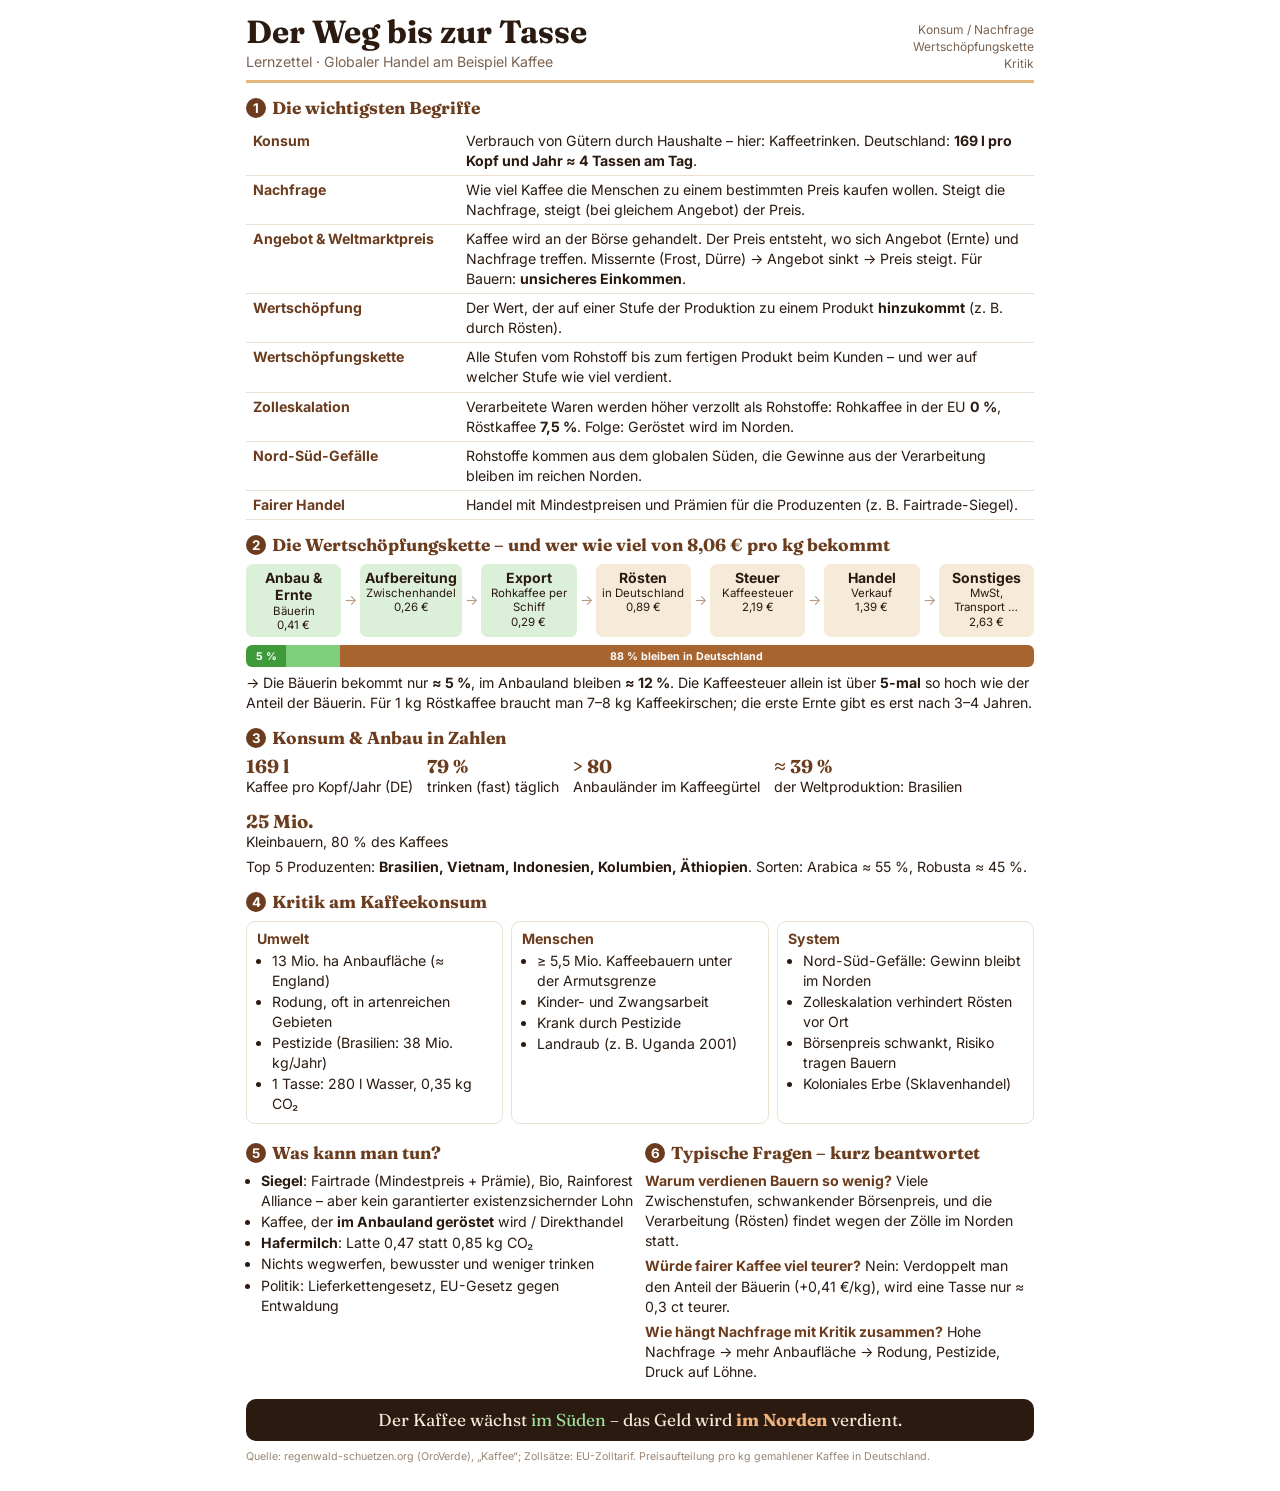
<file: lernzettel.html>
<!doctype html>
<html lang="de">
<head>
<meta charset="utf-8">
<meta name="viewport" content="width=device-width,initial-scale=1">
<title>Lernzettel · Der Weg bis zur Tasse</title>
<link href="https://fonts.googleapis.com/css2?family=Fraunces:opsz,wght@9..144,600;9..144,700&family=Inter:wght@400;500;600;700&display=swap" rel="stylesheet">
<style>
@page { size: A4; margin: 12mm 13mm; }
* { box-sizing: border-box; }
body { margin: 0 auto; max-width: 820px; padding: 16px; font-family: 'Inter', system-ui, sans-serif; font-size: 10.6pt; line-height: 1.42; color: #2a1a10; background: #fff; }
h1, h2 { font-family: 'Fraunces', Georgia, serif; margin: 0; }
h1 { font-size: 24pt; line-height: 1; }
h2 { font-size: 13pt; margin: 13px 0 6px; color: #6b3c1d; break-after: avoid; }
h2 span { display: inline-block; width: 20px; height: 20px; border-radius: 50%; background: #6b3c1d; color: #fff; font: 700 10pt 'Inter'; text-align: center; line-height: 20px; margin-right: 6px; vertical-align: 1px; }
.top { display: flex; justify-content: space-between; align-items: flex-end; border-bottom: 3px solid #e3b77d; padding-bottom: 8px; }
.top p { margin: 4px 0 0; color: #7a6250; }
table { width: 100%; border-collapse: collapse; }
td { padding: 4px 7px; border-bottom: 1px solid #eadfd2; vertical-align: top; }
td:first-child { font-weight: 700; width: 27%; color: #6b3c1d; }
.flow { display: flex; align-items: stretch; gap: 3px; }
.flow div { flex: 1; border-radius: 7px; padding: 5px 5px; text-align: center; font-size: 8.6pt; line-height: 1.25; background: #f6ead8; }
.flow div b { display: block; font-size: 10.5pt; }
.flow .o { background: #dcefd9; }
.flow i { align-self: center; font-style: normal; color: #b59a80; }
.bar { display: flex; height: 22px; border-radius: 6px; overflow: hidden; margin-top: 8px; font-size: 8pt; font-weight: 700; color: #fff; }
.bar div { display: flex; align-items: center; justify-content: center; white-space: nowrap; overflow: hidden; }
.cols3 { display: grid; grid-template-columns: repeat(3, 1fr); gap: 8px; }
.cols2 { display: grid; grid-template-columns: 1fr 1fr; gap: 10px; }
.box { border: 1px solid #eadfd2; border-radius: 9px; padding: 7px 10px; break-inside: avoid; }
.box b.h { display: block; color: #6b3c1d; margin-bottom: 2px; }
ul { margin: 0; padding-left: 15px; } li { margin: 1px 0; }
.merk { background: #2a1a10; color: #f6ead8; border-radius: 10px; padding: 9px 14px; font-family: 'Fraunces', serif; font-size: 13pt; margin-top: 12px; text-align: center; }
.merk em { color: #9fe09a; font-style: normal; } .merk strong { color: #f0b27a; }
.qa p { margin: 0 0 5px; } .qa b { color: #6b3c1d; }
.src { color: #9a8573; font-size: 8pt; margin-top: 8px; }
.stat { display: flex; gap: 14px; flex-wrap: wrap; }
.stat div b { font-family: 'Fraunces', serif; font-size: 14pt; display: block; line-height: 1.1; color: #6b3c1d; }
</style>
</head>
<body>
<div class="top"><div><h1>Der Weg bis zur Tasse</h1><p>Lernzettel · Globaler Handel am Beispiel Kaffee</p></div><div style="text-align:right;color:#7a6250;font-size:9pt">Konsum / Nachfrage<br>Wertschöpfungskette<br>Kritik</div></div>

<h2><span>1</span>Die wichtigsten Begriffe</h2>
<table>
<tr><td>Konsum</td><td>Verbrauch von Gütern durch Haushalte – hier: Kaffeetrinken. Deutschland: <b>169 l pro Kopf und Jahr ≈ 4 Tassen am Tag</b>.</td></tr>
<tr><td>Nachfrage</td><td>Wie viel Kaffee die Menschen zu einem bestimmten Preis kaufen wollen. Steigt die Nachfrage, steigt (bei gleichem Angebot) der Preis.</td></tr>
<tr><td>Angebot &amp; Weltmarktpreis</td><td>Kaffee wird an der Börse gehandelt. Der Preis entsteht, wo sich Angebot (Ernte) und Nachfrage treffen. Missernte (Frost, Dürre) → Angebot sinkt → Preis steigt. Für Bauern: <b>unsicheres Einkommen</b>.</td></tr>
<tr><td>Wertschöpfung</td><td>Der Wert, der auf einer Stufe der Produktion zu einem Produkt <b>hinzukommt</b> (z. B. durch Rösten).</td></tr>
<tr><td>Wertschöpfungskette</td><td>Alle Stufen vom Rohstoff bis zum fertigen Produkt beim Kunden – und wer auf welcher Stufe wie viel verdient.</td></tr>
<tr><td>Zolleskalation</td><td>Verarbeitete Waren werden höher verzollt als Rohstoffe: Rohkaffee in der EU <b>0 %</b>, Röstkaffee <b>7,5 %</b>. Folge: Geröstet wird im Norden.</td></tr>
<tr><td>Nord-Süd-Gefälle</td><td>Rohstoffe kommen aus dem globalen Süden, die Gewinne aus der Verarbeitung bleiben im reichen Norden.</td></tr>
<tr><td>Fairer Handel</td><td>Handel mit Mindestpreisen und Prämien für die Produzenten (z. B. Fairtrade-Siegel).</td></tr>
</table>

<h2><span>2</span>Die Wertschöpfungskette – und wer wie viel von 8,06 € pro kg bekommt</h2>
<div class="flow">
  <div class="o"><b>Anbau &amp; Ernte</b>Bäuerin<br>0,41 €</div><i>→</i>
  <div class="o"><b>Aufbereitung</b>Zwischenhandel<br>0,26 €</div><i>→</i>
  <div class="o"><b>Export</b>Rohkaffee per Schiff<br>0,29 €</div><i>→</i>
  <div><b>Rösten</b>in Deutschland<br>0,89 €</div><i>→</i>
  <div><b>Steuer</b>Kaffeesteuer<br>2,19 €</div><i>→</i>
  <div><b>Handel</b>Verkauf<br>1,39 €</div><i>→</i>
  <div><b>Sonstiges</b>MwSt, Transport …<br>2,63 €</div>
</div>
<div class="bar"><div style="width:5.1%;background:#3f9a3a">5 %</div><div style="width:6.8%;background:#7fcf7a"></div><div style="width:88.1%;background:#a8642f">88 % bleiben in Deutschland</div></div>
<p style="margin:6px 0 0">→ Die Bäuerin bekommt nur <b>≈ 5 %</b>, im Anbauland bleiben <b>≈ 12 %</b>. Die Kaffeesteuer allein ist über <b>5-mal</b> so hoch wie der Anteil der Bäuerin. Für 1 kg Röstkaffee braucht man 7–8 kg Kaffeekirschen; die erste Ernte gibt es erst nach 3–4 Jahren.</p>

<h2><span>3</span>Konsum &amp; Anbau in Zahlen</h2>
<div class="stat">
  <div><b>169 l</b>Kaffee pro Kopf/Jahr (DE)</div><div><b>79 %</b>trinken (fast) täglich</div><div><b>&gt; 80</b>Anbauländer im Kaffeegürtel</div><div><b>≈ 39 %</b>der Weltproduktion: Brasilien</div><div><b>25 Mio.</b>Kleinbauern, 80 % des Kaffees</div>
</div>
<p style="margin:5px 0 0">Top 5 Produzenten: <b>Brasilien, Vietnam, Indonesien, Kolumbien, Äthiopien</b>. Sorten: Arabica ≈ 55 %, Robusta ≈ 45 %.</p>

<h2><span>4</span>Kritik am Kaffeekonsum</h2>
<div class="cols3">
  <div class="box"><b class="h">Umwelt</b><ul><li>13 Mio. ha Anbaufläche (≈ England)</li><li>Rodung, oft in artenreichen Gebieten</li><li>Pestizide (Brasilien: 38 Mio. kg/Jahr)</li><li>1 Tasse: 280 l Wasser, 0,35 kg CO₂</li></ul></div>
  <div class="box"><b class="h">Menschen</b><ul><li>≥ 5,5 Mio. Kaffeebauern unter der Armutsgrenze</li><li>Kinder- und Zwangsarbeit</li><li>Krank durch Pestizide</li><li>Landraub (z. B. Uganda 2001)</li></ul></div>
  <div class="box"><b class="h">System</b><ul><li>Nord-Süd-Gefälle: Gewinn bleibt im Norden</li><li>Zolleskalation verhindert Rösten vor Ort</li><li>Börsenpreis schwankt, Risiko tragen Bauern</li><li>Koloniales Erbe (Sklavenhandel)</li></ul></div>
</div>

<div class="cols2" style="margin-top:4px">
  <div><h2><span>5</span>Was kann man tun?</h2><ul>
    <li><b>Siegel</b>: Fairtrade (Mindestpreis + Prämie), Bio, Rainforest Alliance – aber kein garantierter existenzsichernder Lohn</li>
    <li>Kaffee, der <b>im Anbauland geröstet</b> wird / Direkthandel</li>
    <li><b>Hafermilch</b>: Latte 0,47 statt 0,85 kg CO₂</li>
    <li>Nichts wegwerfen, bewusster und weniger trinken</li>
    <li>Politik: Lieferkettengesetz, EU-Gesetz gegen Entwaldung</li></ul></div>
  <div class="qa"><h2><span>6</span>Typische Fragen – kurz beantwortet</h2>
    <p><b>Warum verdienen Bauern so wenig?</b> Viele Zwischenstufen, schwankender Börsenpreis, und die Verarbeitung (Rösten) findet wegen der Zölle im Norden statt.</p>
    <p><b>Würde fairer Kaffee viel teurer?</b> Nein: Verdoppelt man den Anteil der Bäuerin (+0,41 €/kg), wird eine Tasse nur ≈ 0,3 ct teurer.</p>
    <p><b>Wie hängt Nachfrage mit Kritik zusammen?</b> Hohe Nachfrage → mehr Anbaufläche → Rodung, Pestizide, Druck auf Löhne.</p></div>
</div>

<div class="merk">Der Kaffee wächst <em>im Süden</em> – das Geld wird <strong>im Norden</strong> verdient.</div>
<p class="src">Quelle: regenwald-schuetzen.org (OroVerde), „Kaffee“; Zollsätze: EU-Zolltarif. Preisaufteilung pro kg gemahlener Kaffee in Deutschland.</p>
</body>
</html>
</file>
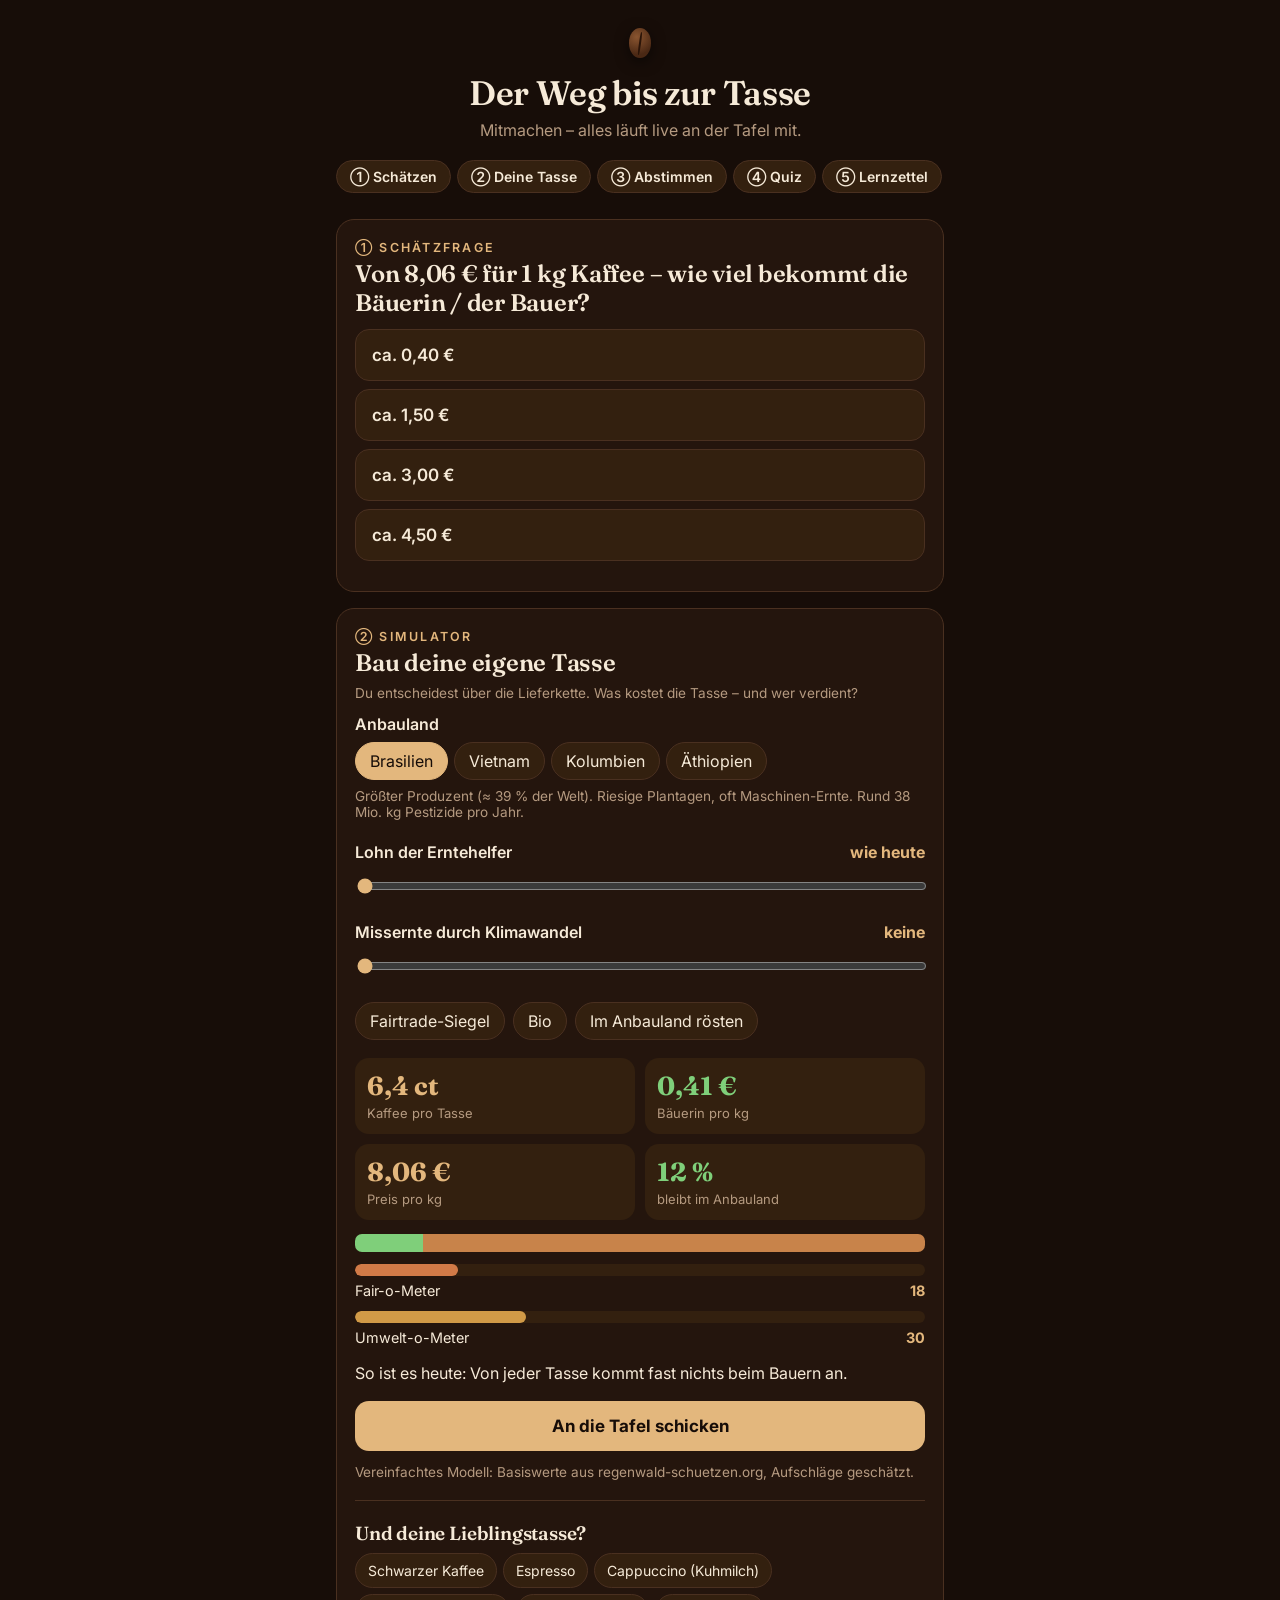
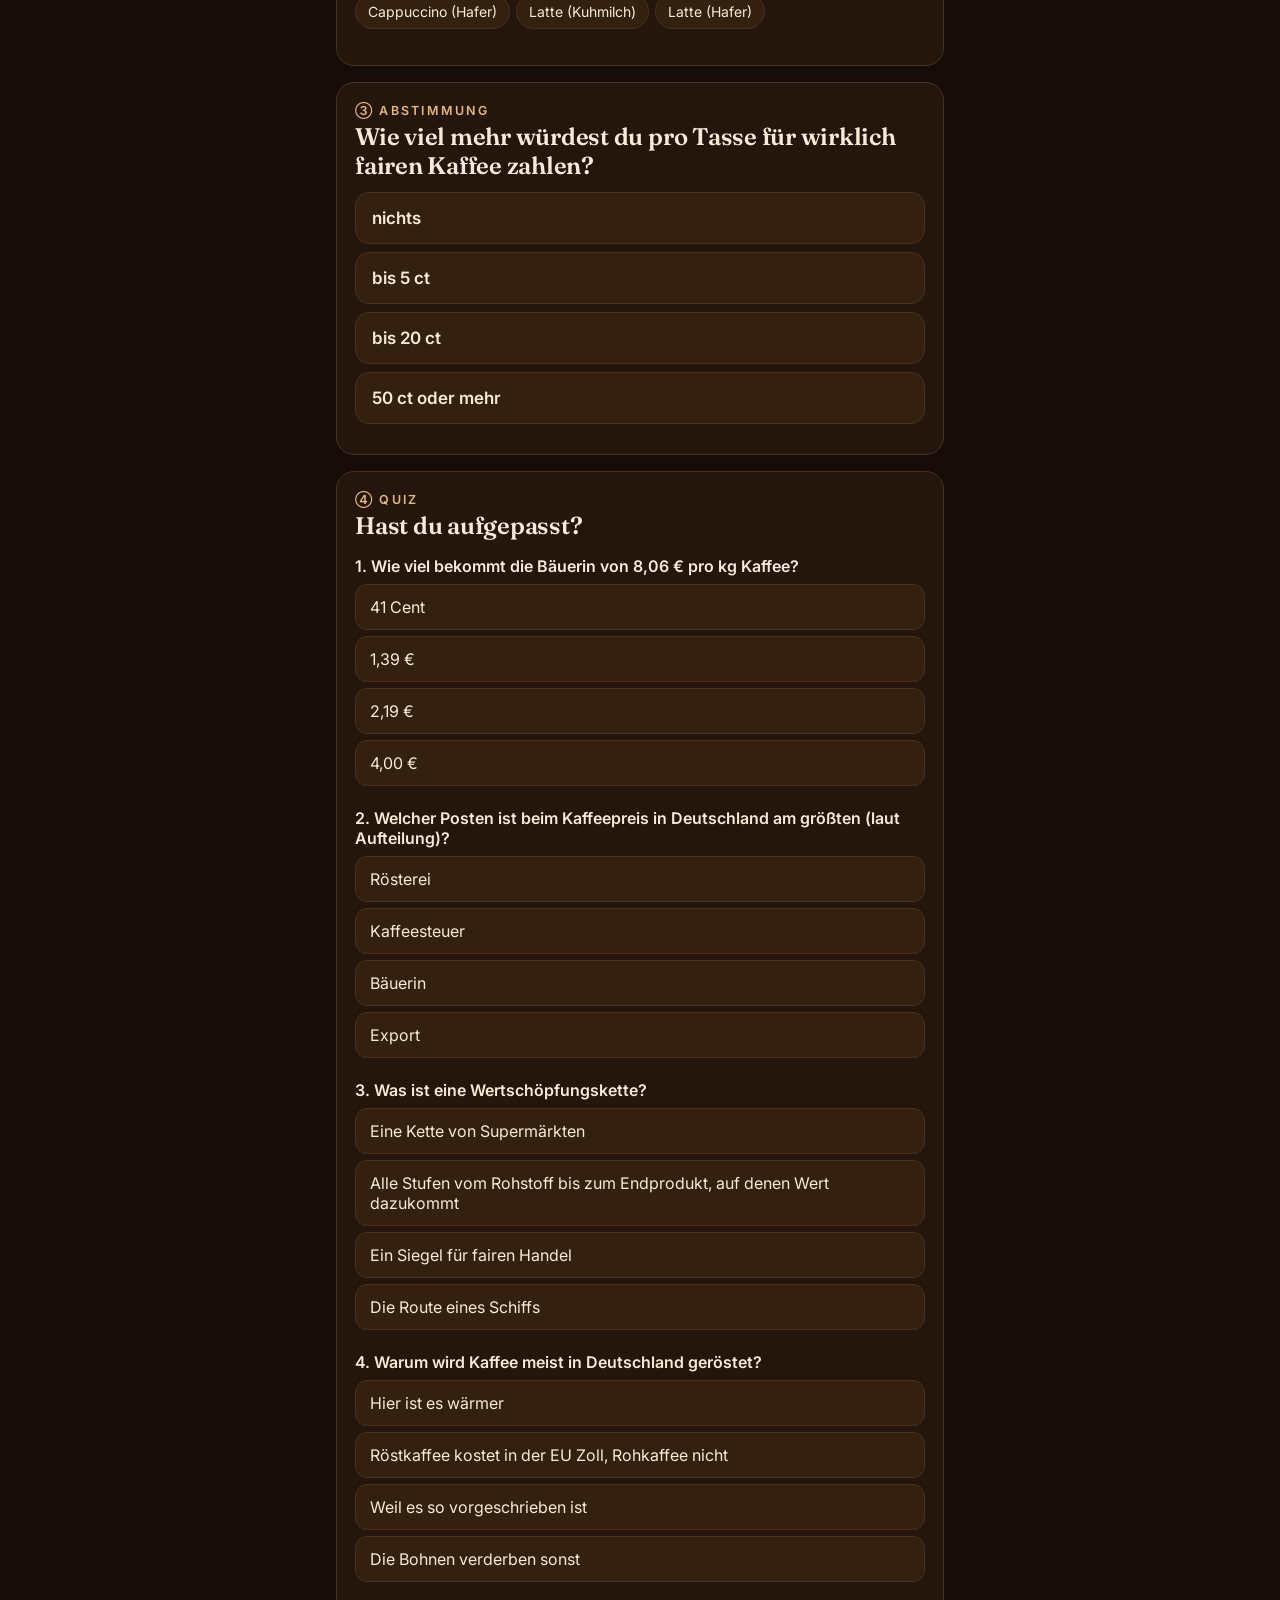
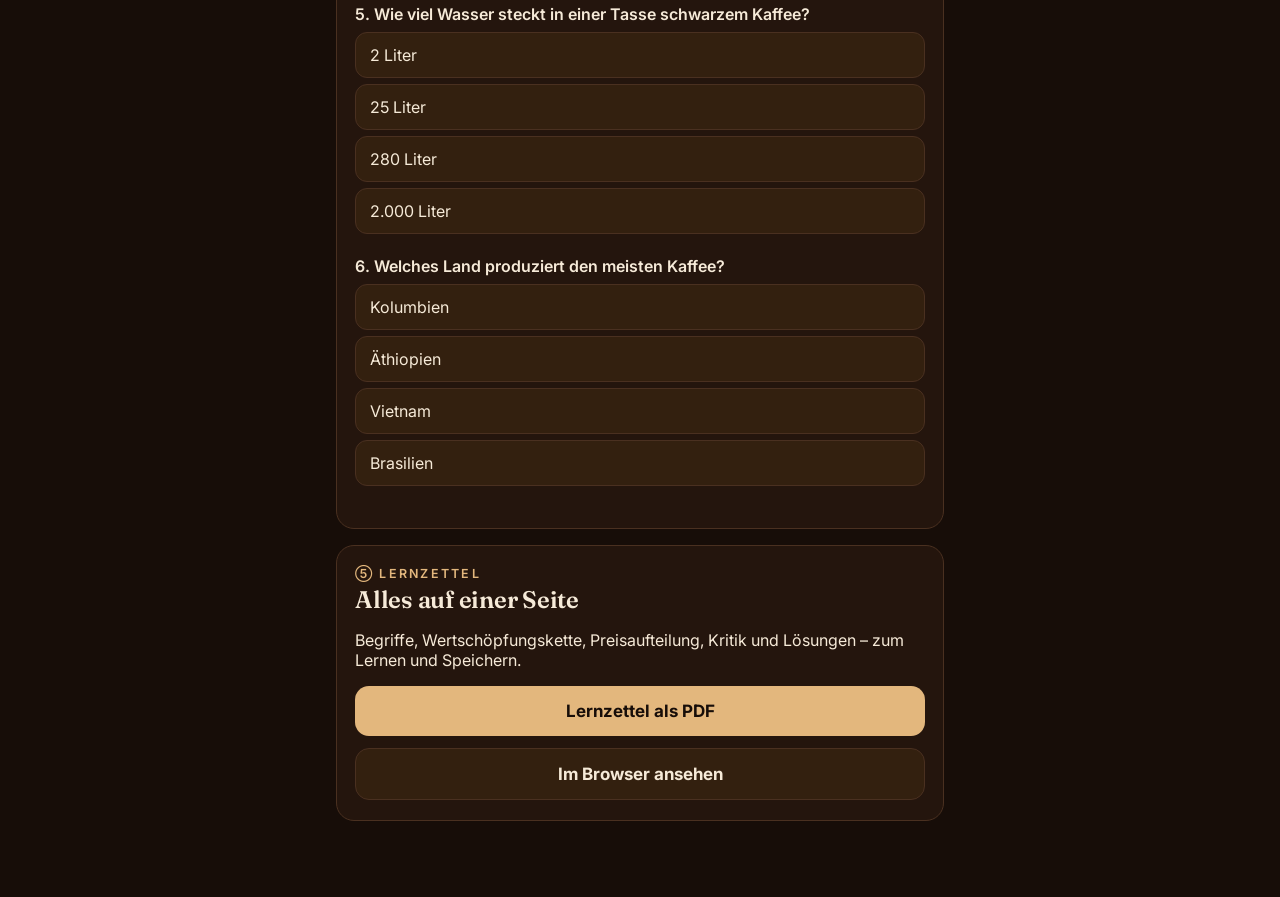
<file: mitmachen.html>
<!doctype html>
<html lang="de">
<head>
<meta charset="utf-8">
<meta name="viewport" content="width=device-width,initial-scale=1,viewport-fit=cover">
<meta name="theme-color" content="#170d08">
<title>Mitmachen · Der Weg bis zur Tasse</title>
<link rel="preconnect" href="https://fonts.googleapis.com"><link rel="preconnect" href="https://fonts.gstatic.com" crossorigin>
<link href="https://fonts.googleapis.com/css2?family=Fraunces:opsz,wght@9..144,600;9..144,700&family=Inter:wght@400;500;600;700&display=swap" rel="stylesheet">
<link rel="stylesheet" href="style.css">
<style>
body { font-size: 16px; padding: 0 16px 60px; max-width: 640px; margin: 0 auto; }
header { padding: 28px 0 10px; text-align: center; }
header h1 { font-size: 34px; margin: 10px 0 6px; }
header .bean { font-size: 22px; }
nav.tabs { position: sticky; top: 0; z-index: 5; background: var(--bg); display: flex; gap: 6px; overflow-x: auto; padding: 10px 0; margin: 0 -16px; padding-left: 16px; padding-right: 16px; scrollbar-width: none; }
nav.tabs a { flex: none; text-decoration: none; color: var(--cream); background: var(--bg3); border: 1px solid var(--line); padding: 7px 13px; border-radius: 99px; font-size: 14px; font-weight: 600; }
section { background: var(--bg2); border: 1px solid var(--line); border-radius: var(--r); padding: 20px 18px; margin: 16px 0; scroll-margin-top: 64px; }
section h2 { font-size: 24px; margin: 4px 0 12px; }
.vote button { display: block; width: 100%; text-align: left; background: var(--bg3); border: 1px solid var(--line); border-radius: 14px; padding: 15px 16px; margin: 8px 0; font-weight: 600; font-size: 17px; transition: .2s; }
.vote button:active { transform: scale(.98); }
.vote button.me { background: var(--crema); color: var(--bg); }
.done { margin-top: 10px; color: var(--fair); font-weight: 600; }
.res { display: grid; grid-template-columns: 1fr 1fr; gap: 10px; margin: 14px 0; }
.res div { background: var(--bg3); border-radius: 14px; padding: 12px; }
.res b { display: block; font-family: 'Fraunces', serif; font-size: 26px; }
.res span { font-size: 13px; color: var(--mut); }
.split { display: flex; height: 18px; border-radius: 7px; overflow: hidden; margin: 6px 0; } .split i { transition: width .5s; }
.split .o { background: var(--origin); } .split .n { background: var(--north); }
.gauges > div { margin: 12px 0; }
.btn { display: block; width: 100%; text-align: center; background: var(--crema); color: var(--bg); border: 0; border-radius: 14px; padding: 15px; font-weight: 700; font-size: 17px; text-decoration: none; margin-top: 12px; }
.btn.alt { background: var(--bg3); color: var(--cream); border: 1px solid var(--line); }
.btn:disabled { opacity: .5; }
.cupsel { display: flex; flex-wrap: wrap; gap: 6px; }
.cupsel button { background: var(--bg3); border: 1px solid var(--line); border-radius: 99px; padding: 8px 12px; font-size: 14px; }
.cupsel button.on { background: var(--crema); color: var(--bg); }
.q { margin: 16px 0 22px; } .q p { font-weight: 600; margin: 0 0 8px; }
.q button { display: block; width: 100%; text-align: left; background: var(--bg3); border: 1px solid var(--line); border-radius: 12px; padding: 12px 14px; margin: 6px 0; }
.q button.ok { background: #7fcf7a33; border-color: var(--fair); } .q button.no { background: #e85d4a33; border-color: var(--bad); }
.q .why { font-size: 14px; color: var(--mut); margin-top: 6px; }
#score { font-family: 'Fraunces', serif; font-size: 22px; text-align: center; }
</style>
</head>
<body>
<header><span class="bean"></span><h1>Der Weg bis zur Tasse</h1><p class="mut" style="margin:0">Mitmachen – alles läuft live an der Tafel mit.</p></header>
<nav class="tabs"><a href="#a1">① Schätzen</a><a href="#a2">② Deine Tasse</a><a href="#a3">③ Abstimmen</a><a href="#a4">④ Quiz</a><a href="#lernzettel">⑤ Lernzettel</a></nav>

<section id="a1"><div class="kicker">① Schätzfrage</div><h2 id="p1q"></h2><div class="vote" data-poll="p1"></div></section>

<section id="a2"><div class="kicker">② Simulator</div><h2>Bau deine eigene Tasse</h2>
  <p class="mut sm" style="margin-top:-4px">Du entscheidest über die Lieferkette. Was kostet die Tasse – und wer verdient?</p>
  <div id="simctl"></div>
  <div class="res"><div><b id="rCup"></b><span>Kaffee pro Tasse</span></div><div><b id="rBauer" style="color:var(--origin)"></b><span>Bäuerin pro kg</span></div><div><b id="rKg"></b><span>Preis pro kg</span></div><div><b id="rShare" style="color:var(--origin)"></b><span>bleibt im Anbauland</span></div></div>
  <div class="split"><i class="o" id="rO"></i><i class="n" id="rN"></i></div>
  <div class="gauges"><div id="gFair"></div><div id="gEco"></div></div>
  <p id="rIns" style="line-height:1.45"></p>
  <button class="btn" id="send">An die Tafel schicken</button>
  <p class="mut sm">Vereinfachtes Modell: Basiswerte aus regenwald-schuetzen.org, Aufschläge geschätzt.</p>
  <hr style="border:0;border-top:1px solid var(--line);margin:20px 0">
  <h3 style="font-size:19px;margin-bottom:8px">Und deine Lieblingstasse?</h3>
  <div class="cupsel" id="cupsel"></div>
  <p id="cupout" style="line-height:1.5"></p>
</section>

<section id="a3"><div class="kicker">③ Abstimmung</div><h2 id="p2q"></h2><div class="vote" data-poll="p2"></div></section>

<section id="a4"><div class="kicker">④ Quiz</div><h2>Hast du aufgepasst?</h2><div id="quiz"></div><div id="score"></div></section>

<section id="lernzettel"><div class="kicker">⑤ Lernzettel</div><h2>Alles auf einer Seite</h2>
  <p>Begriffe, Wertschöpfungskette, Preisaufteilung, Kritik und Lösungen – zum Lernen und Speichern.</p>
  <a class="btn" href="lernzettel.pdf" download>Lernzettel als PDF</a>
  <a class="btn alt" href="lernzettel.html">Im Browser ansehen</a>
</section>

<script src="shared.js"></script>
<script>
const $ = (s, r = document) => r.querySelector(s), $$ = (s, r = document) => [...r.querySelectorAll(s)];
const ls = { get: k => { try { return localStorage.getItem(k); } catch { return null; } }, set: (k, v) => { try { localStorage.setItem(k, v); } catch {} } };

// Abstimmungen
$('#p1q').textContent = POLLS.p1.q; $('#p2q').textContent = POLLS.p2.q;
$$('.vote').forEach(box => {
  const key = box.dataset.poll, mine = ls.get('kw-' + key);
  box.innerHTML = POLLS[key].o.map((t, i) => `<button data-i="${i}"${mine == i ? ' class="me"' : ''}>${t}</button>`).join('') + `<div class="done">${mine !== null ? 'Abgestimmt ✔ – schau an die Tafel!' : ''}</div>`;
  box.addEventListener('click', async e => {
    const b = e.target.closest('button'); if (!b || ls.get('kw-' + key) !== null) return;
    $$('button', box).forEach(x => x.disabled = true);
    try { await api('/vote', { poll: key, opt: +b.dataset.i }); ls.set('kw-' + key, b.dataset.i); b.classList.add('me'); $('.done', box).textContent = 'Abgestimmt ✔ – schau an die Tafel!'; }
    catch { $('.done', box).textContent = 'Hat nicht geklappt – nochmal versuchen.'; $$('button', box).forEach(x => x.disabled = false); }
  });
});

// Simulator
let lastM;
$('#simctl').innerHTML = simControls();
bindSim($('#simctl'), (o, m) => {
  lastM = m;
  $('#rCup').textContent = fmt(m.cup * 100, 1) + ' ct'; $('#rBauer').textContent = eur(m.bauer); $('#rKg').textContent = eur(m.total); $('#rShare').textContent = fmt(m.share * 100, 0) + ' %';
  $('#rO').style.width = m.share * 100 + '%'; $('#rN').style.width = (1 - m.share) * 100 + '%';
  gauge($('#gFair'), m.fair, 'Fair-o-Meter'); gauge($('#gEco'), m.eco, 'Umwelt-o-Meter');
  $('#rIns').innerHTML = insight(m);
});
const sent = () => { $('#send').disabled = true; $('#send').textContent = 'Geschickt ✔ – an der Tafel siehst du den Klassenschnitt'; };
if (ls.get('kw-sim')) sent();
$('#send').onclick = async () => {
  $('#send').disabled = true;
  try { await api('/sim', { fair: lastM.fair, cup: +lastM.cup.toFixed(4), farmer: +lastM.bauer.toFixed(3) }); ls.set('kw-sim', 1); sent(); }
  catch { $('#send').disabled = false; $('#send').textContent = 'Fehler – nochmal tippen'; }
};

// Deine Tasse: CO2 + Wasser (Quelle: regenwald-schuetzen.org)
const CUPS = [
  { n: 'Schwarzer Kaffee', co2: .35, w: '280 l' }, { n: 'Espresso', co2: .16 },
  { n: 'Cappuccino (Kuhmilch)', co2: .35, w: '260 l' }, { n: 'Cappuccino (Hafer)', co2: .21 },
  { n: 'Latte (Kuhmilch)', co2: .85, w: '620 l' }, { n: 'Latte (Hafer)', co2: .47, w: 'weniger als die Hälfte' },
];
$('#cupsel').innerHTML = CUPS.map((c, i) => `<button data-i="${i}">${c.n}</button>`).join('');
$('#cupsel').onclick = e => {
  const b = e.target.closest('button'); if (!b) return;
  $$('#cupsel button').forEach(x => x.classList.toggle('on', x === b));
  const c = CUPS[+b.dataset.i], yr = c.co2 * 4 * 365;
  $('#cupout').innerHTML = `<b>${fmt(c.co2)} kg CO₂</b> pro Tasse${c.w ? ` · Wasser: <b>${c.w}</b>` : ''}.<br>Bei 4 Tassen am Tag sind das <b>${fmt(yr, 0)} kg CO₂</b> im Jahr.`;
};

// Quiz
const QUIZ = [
  ['Wie viel bekommt die Bäuerin von 8,06 € pro kg Kaffee?', ['41 Cent', '1,39 €', '2,19 €', '4,00 €'], 0, 'Nur etwa 5 % des Ladenpreises.'],
  ['Welcher Posten ist beim Kaffeepreis in Deutschland am größten (laut Aufteilung)?', ['Rösterei', 'Kaffeesteuer', 'Bäuerin', 'Export'], 1, 'Die Kaffeesteuer beträgt 2,19 € pro kg.'],
  ['Was ist eine Wertschöpfungskette?', ['Eine Kette von Supermärkten', 'Alle Stufen vom Rohstoff bis zum Endprodukt, auf denen Wert dazukommt', 'Ein Siegel für fairen Handel', 'Die Route eines Schiffs'], 1, 'Anbau → Aufbereitung → Export → Rösten → Handel → Tasse.'],
  ['Warum wird Kaffee meist in Deutschland geröstet?', ['Hier ist es wärmer', 'Röstkaffee kostet in der EU Zoll, Rohkaffee nicht', 'Weil es so vorgeschrieben ist', 'Die Bohnen verderben sonst'], 1, 'Zolleskalation: Verarbeitete Ware wird höher verzollt.'],
  ['Wie viel Wasser steckt in einer Tasse schwarzem Kaffee?', ['2 Liter', '25 Liter', '280 Liter', '2.000 Liter'], 2, 'Fast alles davon beim Anbau.'],
  ['Welches Land produziert den meisten Kaffee?', ['Kolumbien', 'Äthiopien', 'Vietnam', 'Brasilien'], 3, 'Brasilien: rund 39 % der Weltproduktion.'],
];
let pts = 0, answered = 0;
$('#quiz').innerHTML = QUIZ.map((q, i) => `<div class="q" data-q="${i}"><p>${i + 1}. ${q[0]}</p>${q[1].map((a, j) => `<button data-a="${j}">${a}</button>`).join('')}<div class="why"></div></div>`).join('');
$('#quiz').onclick = e => {
  const b = e.target.closest('button'), box = b && b.closest('.q'); if (!b || box.dataset.done) return;
  const q = QUIZ[+box.dataset.q], ok = +b.dataset.a === q[2];
  box.dataset.done = 1; answered++; if (ok) pts++;
  b.classList.add(ok ? 'ok' : 'no'); $$('button', box)[q[2]].classList.add('ok');
  $('.why', box).textContent = (ok ? 'Richtig! ' : 'Leider falsch. ') + q[3];
  if (answered === QUIZ.length) $('#score').textContent = `${pts} / ${QUIZ.length} richtig ${pts === QUIZ.length ? '🏆' : pts >= 4 ? '☕' : '– schau in den Lernzettel!'}`;
};
</script>
</body>
</html>
</file>
<file: style.css>
:root {
  --bg: #170d08; --bg2: #24150d; --bg3: #33200f; --line: #4a3020;
  --cream: #f6ead8; --crema: #e3b77d; --mut: #b59a80;
  --fair: #7fcf7a; --origin: #7fcf7a; --north: #c8834a; --hot: #ef7d45; --bad: #e85d4a;
  --r: 18px;
}
* { box-sizing: border-box; }
html, body { margin: 0; background: var(--bg); color: var(--cream); font-family: 'Inter', system-ui, sans-serif; -webkit-font-smoothing: antialiased; }
h1, h2, h3, .serif { font-family: 'Fraunces', Georgia, serif; font-weight: 600; letter-spacing: -.01em; margin: 0; }
b { color: var(--crema); }
.mut { color: var(--mut); } .sm { font-size: .85em; }
button { font: inherit; color: inherit; cursor: pointer; }
.kicker { text-transform: uppercase; letter-spacing: .18em; font-size: .78rem; color: var(--crema); font-weight: 600; }

/* Bohne als Motiv */
.bean { width: 1em; height: 1.35em; border-radius: 50%; background: radial-gradient(circle at 35% 30%, #8a5530, #4a2814 70%); position: relative; display: inline-block; box-shadow: 0 4px 14px #0008; }
.bean::after { content: ''; position: absolute; left: 47%; top: 12%; height: 76%; width: 9%; border-radius: 40%; background: #2a1408; transform: rotate(8deg); }

/* Simulator-Steuerung */
.ctl { display: block; margin: 0 0 18px; }
.ctl .lab { display: flex; justify-content: space-between; gap: 8px; font-weight: 600; margin-bottom: 8px; }
.seg { display: flex; flex-wrap: wrap; gap: 6px; }
.seg button, .tg { background: var(--bg3); border: 1px solid var(--line); border-radius: 999px; padding: 8px 14px; transition: .2s; }
.seg button.on { background: var(--crema); color: var(--bg); border-color: var(--crema); }
.tg.on { background: var(--fair); color: #102010; border-color: var(--fair); }
.toggles { display: flex; flex-wrap: wrap; gap: 8px; }
.landinfo { min-height: 2.6em; margin: 8px 0 0; }
input[type=range] { width: 100%; accent-color: var(--crema); height: 28px; }
.g-bar { height: 12px; border-radius: 99px; background: var(--bg3); overflow: hidden; }
.g-bar i { display: block; height: 100%; border-radius: 99px; background: hsl(var(--h, 30) 60% 55%); transition: width .5s cubic-bezier(.2,.8,.2,1), background .5s; }
.g-l { display: flex; justify-content: space-between; margin-top: 6px; font-size: .9rem; }

/* Abstimmungs-Balken */
.poll .opt { margin: 10px 0; }
.poll .opt .t { display: flex; justify-content: space-between; margin-bottom: 5px; }
.poll .opt .b { height: 14px; background: var(--bg3); border-radius: 99px; overflow: hidden; }
.poll .opt .b i { display: block; height: 100%; width: 0; background: var(--crema); border-radius: 99px; transition: width .8s cubic-bezier(.2,.8,.2,1); }
.poll .opt.right .b i { background: var(--fair); }
.poll .opt.right .t { color: var(--fair); font-weight: 700; }
.poll .n { font-size: .85rem; color: var(--mut); }
</file>
